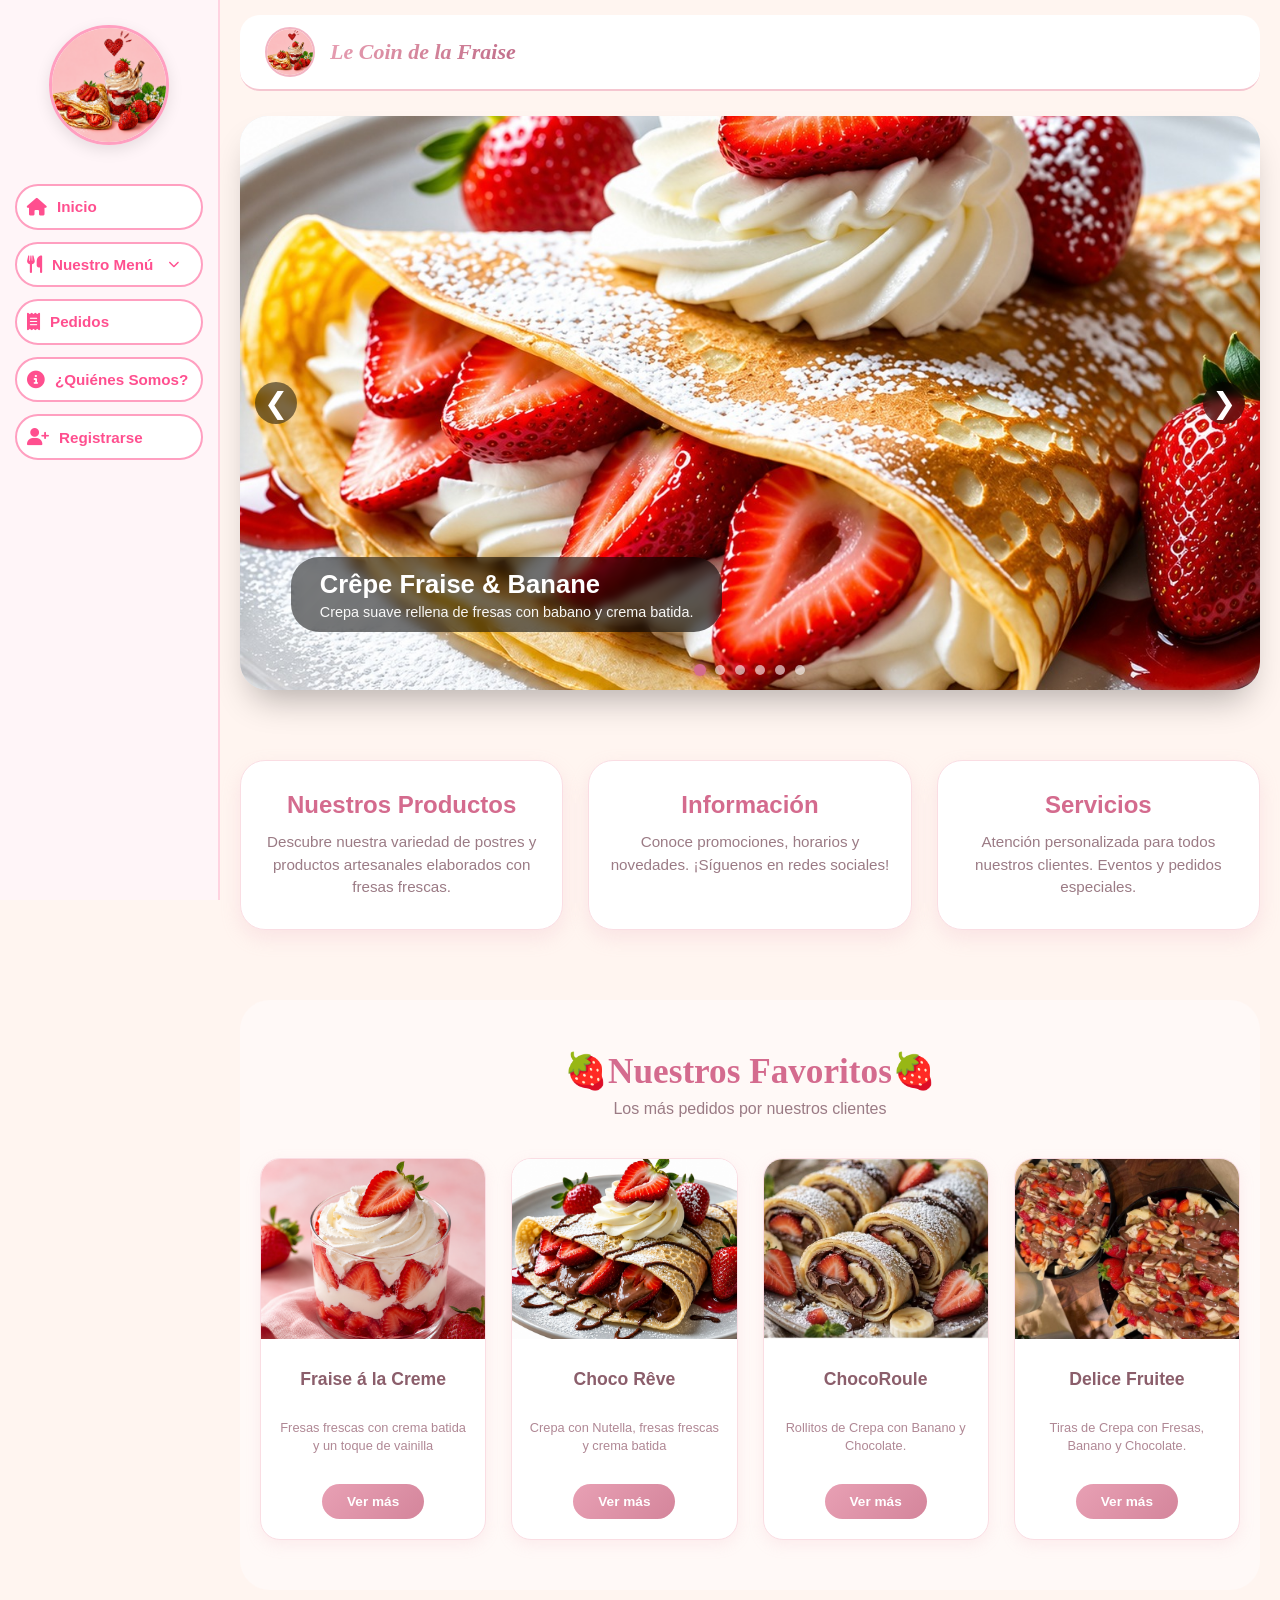
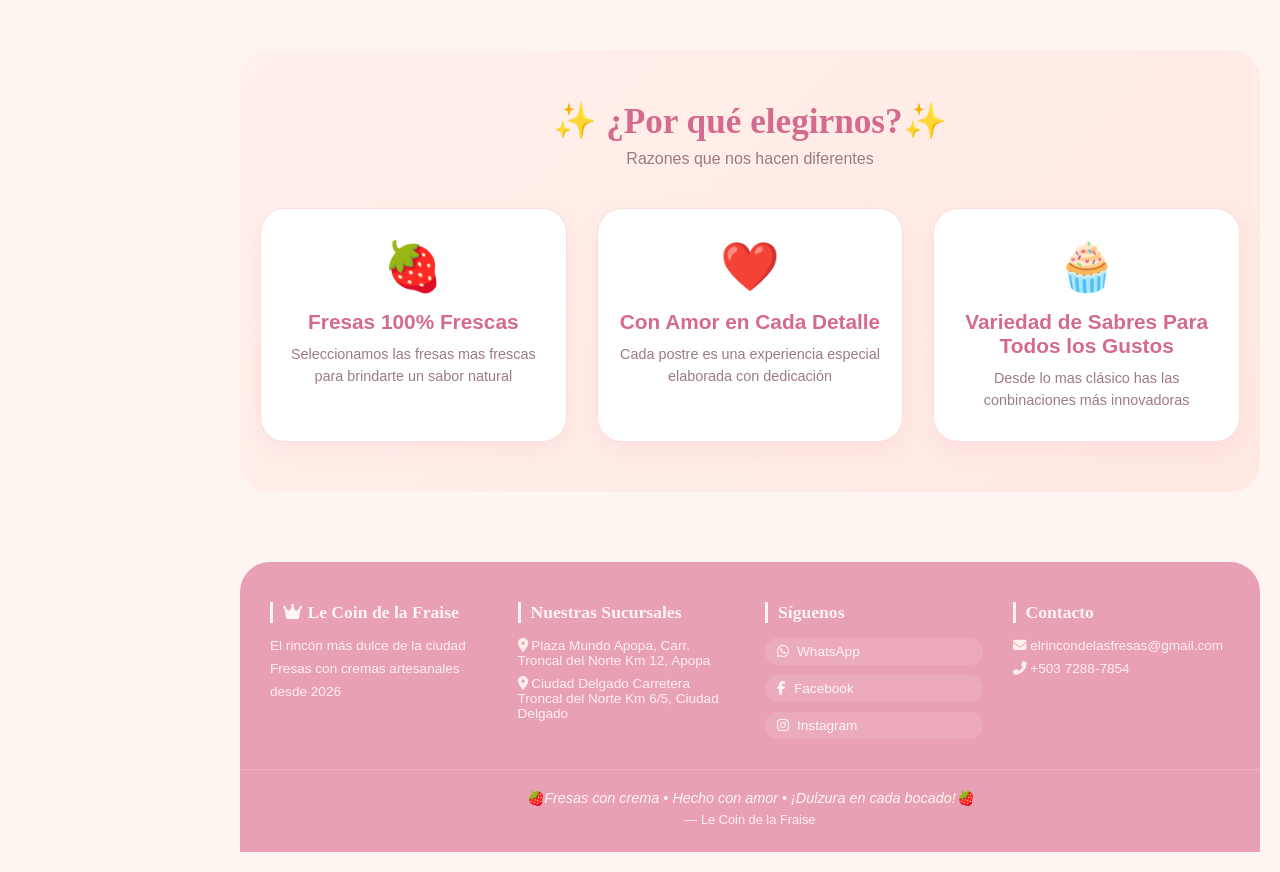
<file: Index.html>
<!DOCTYPE html>
<html lang="es">
<head>
    <meta charset="UTF-8">
    <meta name="viewport" content="width=device-width, initial-scale=1.0">
    <title>Le Coin de la Fraise | Fresas & Delicias</title>
    <link rel="stylesheet" href="CSS/inicio.css">
    <link rel="stylesheet" href="https://cdnjs.cloudflare.com/ajax/libs/font-awesome/6.5.1/css/all.min.css">
</head>
<body>

<div class="container-principal">
    <!-- MENÚ LATERAL (SIDEBAR) NUEVO -->
    <aside class="sidebar">
        <div class="logo-sidebar">
            <img src="IMG/logo.png" alt="Logo">
        </div>
        <nav class="nav-sidebar">
            <a href="Inicio.html"><i class="fas fa-home"></i> Inicio</a>
            
            <!-- Opción con submenú -->
            <div class="menu-item-con-submenu">
                <a href="#" class="menu-principal">
                    <i class="fas fa-utensils"></i> Nuestro Menú
                    <i class="fas fa-chevron-down submenu-flecha"></i>
                </a>
                <div class="submenu">
                    <a href="MenuFresas.html">Fresas con Crema</a>
                    <a href="MenuCrepas.html"> Crepas</a>
                </div>
            </div>

            <a href="Pedidos.html"><i class="fas fa-receipt"></i> Pedidos</a>
            <a href="Nosotros.html"><i class="fas fa-info-circle"></i> ¿Quiénes Somos?</a>
            <a href="Registro.html"><i class="fas fa-user-plus"></i> Registrarse</a>
        </nav>
    </aside>

    <!-- CONTENIDO PRINCIPAL -->
    <main class="main-content">
        <!-- ENCABEZADO SUPERIOR -->
        <header class="header-principal">
            <div class="logo-header">
                <img src="IMG/logo.png" alt="Logo">
                <h1>Le Coin de la Fraise</h1>
            </div>
        </header>

        <!-- ========== CARRUSEL ========== -->
        <section class="carousel-section" id="inicio">
            <div class="carousel-container">
                <div class="carousel-slides">
                    <div class="slide active">
                        <img src="IMG/crepafresa.png" alt="Crepa de fresa">
                        <div class="slide-caption">
                            <h2>Crêpe Fraise & Banane</h2>
                            <p>Crepa suave rellena de fresas con babano y crema batida.</p>
                        </div>
                    </div>
                    <div class="slide">
                        <img src="IMG/fresa con crema.png" alt="Fresa con crema">
                        <div class="slide-caption">
                            <h2>Fraise á la Creme</h2>
                            <p>Fresas frescas con crema batida y un toque de bainilla.</p>
                        </div>
                    </div>
                        <div class="slide">
                        <img src="IMG/Rollitos de Crepa.jpg" alt="Rollitos de Crepa">
                        <div class="slide-caption">
                            <h2>ChocoRoule</h2>
                            <p>Rollitos de Crepa con Banano y Chocolate.</p>
                        </div>
                    </div>
                    <div class="slide">
                        <img src="IMG/fresa con caramelo.png" alt="Fresa con caramelo">
                        <div class="slide-caption">
                            <h2>Délice Caraélisé</h2>
                            <p>Fresas frescas con crema batida bañadas con caramelo liquido.</p>
                        </div>
                    </div>
                    <div class="slide">
                        <img src="IMG/Tiras de crepa.jpg" alt="Tiras de Crepa">
                        <div class="slide-caption">
                            <h2>Delice Fruitee</h2>
                            <p>Tiras de Crepa con Fresas, Banano y Chocolate.</p>
                        </div>
                    </div>
                    <div class="slide">
                        <img src="IMG/fresachoco.jpg" alt="Fresas de chocolate">
                        <div class="slide-caption">
                            <h2>Chocofraise</h2>
                            <p>Fresas frescas con crema batida bañadas con chocolate liquido.</p>
                        </div>
                    </div>
                </div>
                <button class="carousel-btn prev" id="prevBtn">&#10094;</button>
                <button class="carousel-btn next" id="nextBtn">&#10095;</button>
                <div class="carousel-dots" id="dotsContainer"></div>
            </div>
        </section>

        <!-- ========== TARJETAS DE INFORMACIÓN ========== -->
        <section class="info" id="informacion">
            <div class="card">
                <h2>Nuestros Productos</h2>
                <p>Descubre nuestra variedad de postres y productos artesanales elaborados con fresas frescas.</p>
            </div>
            <div class="card">
                <h2>Información</h2>
                <p>Conoce promociones, horarios y novedades. ¡Síguenos en redes sociales!</p>
            </div>
            <div class="card">
                <h2>Servicios</h2>
                <p>Atención personalizada para todos nuestros clientes. Eventos y pedidos especiales.</p>
            </div>
        </section>

        <!-- ========== SECCIÓN NUESTROS FAVORITOS ========== -->
        <section class="favoritos" id="menu">
            <div class="container-favoritos">
                <h2 class="titulo-seccion">🍓Nuestros Favoritos🍓</h2>
                <p class="subtitulo-seccion">Los más pedidos por nuestros clientes</p>
                <div class="productos-grid">
                    <div class="producto-card">
                        <div class="producto-imagen">
                            <img src="IMG/fresa con crema.png" alt="Fresas con Crema">
                        </div>
                        <h3>Fraise á la Creme</h3>
                        <p class="producto-descripcion">Fresas frescas con crema batida y un toque de vainilla</p>
                        <button class="btn-ver-mas" href="MenuFresas.html">Ver más</button>
                    </div>
                    <div class="producto-card">
                        <div class="producto-imagen">
                            <img src="IMG/chococrepa.png" alt="Crepa con Chocolate">
                        </div>
                        <h3>Choco Rêve</h3>
                        <p class="producto-descripcion">Crepa con Nutella, fresas frescas y crema batida</p>
                        <button class="btn-ver-mas" href="MenuCrepas.html">Ver más</button>
                    </div>
                    <div class="producto-card">
                        <div class="producto-imagen">
                            <img src="IMG/Rollitos de Crepa.jpg" alt="Rollitos de Crepa">
                        </div>
                        <h3>ChocoRoule</h3>
                        <p class="producto-descripcion">Rollitos de Crepa con Banano y Chocolate.</p>
                        <button class="btn-ver-mas" href="MenuFresas.html">Ver más</button>
                    </div>
                    <div class="producto-card">
                        <div class="producto-imagen">
                            <img src="IMG/Tiras de crepa.jpg" alt="Tiras de Crepa">
                        </div>
                        <h3>Delice Fruitee</h3>
                        <p class="producto-descripcion">Tiras de Crepa con Fresas, Banano y Chocolate.</p>
                        <button class="btn-ver-mas" href="MenuCrepas.html">Ver más</button>
                    </div>
                </div>
            </div>
        </section>

        <!-- ========== SECCIÓN ¿POR QUÉ ELEGIRNOS? (NOSOTROS) ========== -->
        <section class="porque-elegirnos" id="nosotros">
            <div class="container-porque">
                <h2 class="titulo-seccion">✨ ¿Por qué elegirnos?✨</h2>
                <p class="subtitulo-seccion">Razones que nos hacen diferentes</p>
                <div class="razones-grid">
                    <div class="razon-card">
                        <div class="razon-icono">🍓</div>
                        <h3>Fresas 100% Frescas</h3>
                        <p>Seleccionamos las fresas mas frescas para brindarte un sabor natural</p> 
                    </div>
                    <div class="razon-card">
                        <div class="razon-icono">❤️</div>
                        <h3>Con Amor en Cada Detalle</h3>
                        <p>Cada postre es una experiencia especial elaborada con dedicación</p>
                    </div>
                    <div class="razon-card">
                        <div class="razon-icono">🧁</div>
                        <h3>Variedad de Sabres Para Todos los Gustos</h3>
                        <p>Desde lo mas clásico has las conbinaciones más innovadoras</p>
                    </div>
                </div>
            </div>
        </section>

        <!-- ========== SECCIÓN PEDIDOS (opcional) ========== -->
        <section class="pedidos" id="pedidos" style="display: none;">
            <!-- Contenido de pedidos si lo deseas agregar después -->
        </section>

        <!-- ========== SECCIÓN REGISTRARSE (opcional) ========== -->
        <section class="registrarse" id="registrarse" style="display: none;">
            <!-- Contenido de registro si lo deseas agregar después -->
        </section>

        <!-- ========== FOOTER NUEVO ========== -->
        <footer class="footer-redisenado">
            <div class="footer-contenido-arriba">
                <div class="footer-container">
                    <div class="footer-columna footer-columna-info">
                        <h3><i class="fas fa-crown"></i> Le Coin de la Fraise</h3>
                        <p>El rincón más dulce de la ciudad</p>
                        <p>Fresas con cremas artesanales</p>
                        <p>desde 2026</p>
                    </div>

                    <div class="footer-columna footer-columna-sucursales">
                        <h3>Nuestras Sucursales</h3>
                        <p><i class="fas fa-location-dot"></i> Plaza Mundo Apopa, Carr. Troncal del Norte Km 12, Apopa</p>
                        <p><i class="fas fa-location-dot"></i> Ciudad Delgado Carretera Troncal del Norte Km 6/5, Ciudad Delgado</p>
                    </div>

                    <div class="footer-columna footer-columna-redes">
                        <h3>Síguenos</h3>
                        <div class="redes-sociales-footer">
                            <a href="https://wa.me/50372887854?text=¡Hola!%20Me%20gustaría%20ordenar%20unas%20fresas%20con%20crema" aria-label="WhatsApp"><i class="fab fa-whatsapp"></i> WhatsApp</a>
                            <a href="https://www.facebook.com/share/1c9cbcK5gX/" aria-label="Facebook"><i class="fab fa-facebook-f"></i> Facebook</a>
                            <a href="https://www.instagram.com/le_coin_de_la_fraise?igsh=Z292ZjJ0dDlyNTkz" aria-label="Instagram"><i class="fab fa-instagram"></i> Instagram</a>
                        </div>
                    </div>

                    <div class="footer-columna footer-columna-contacto">
                        <h3>Contacto</h3>
                        <p><i class="fas fa-envelope"></i> elrincondelasfresas@gmail.com</p>
                        <p><i class="fas fa-phone-alt"></i> +503 7288-7854</p>
                    </div>
                </div>
            </div>

            <div class="footer-mensaje">
                <p class="mensaje-texto">🍓Fresas con crema • Hecho con amor • ¡Dulzura en cada bocado!🍓</p>
                <p class="mensaje-autor">— Le Coin de la Fraise</p>
            </div>
        </footer>
    </main>
</div>

<script src="JS/inicio.js"></script>
</body>
</html>
</file>
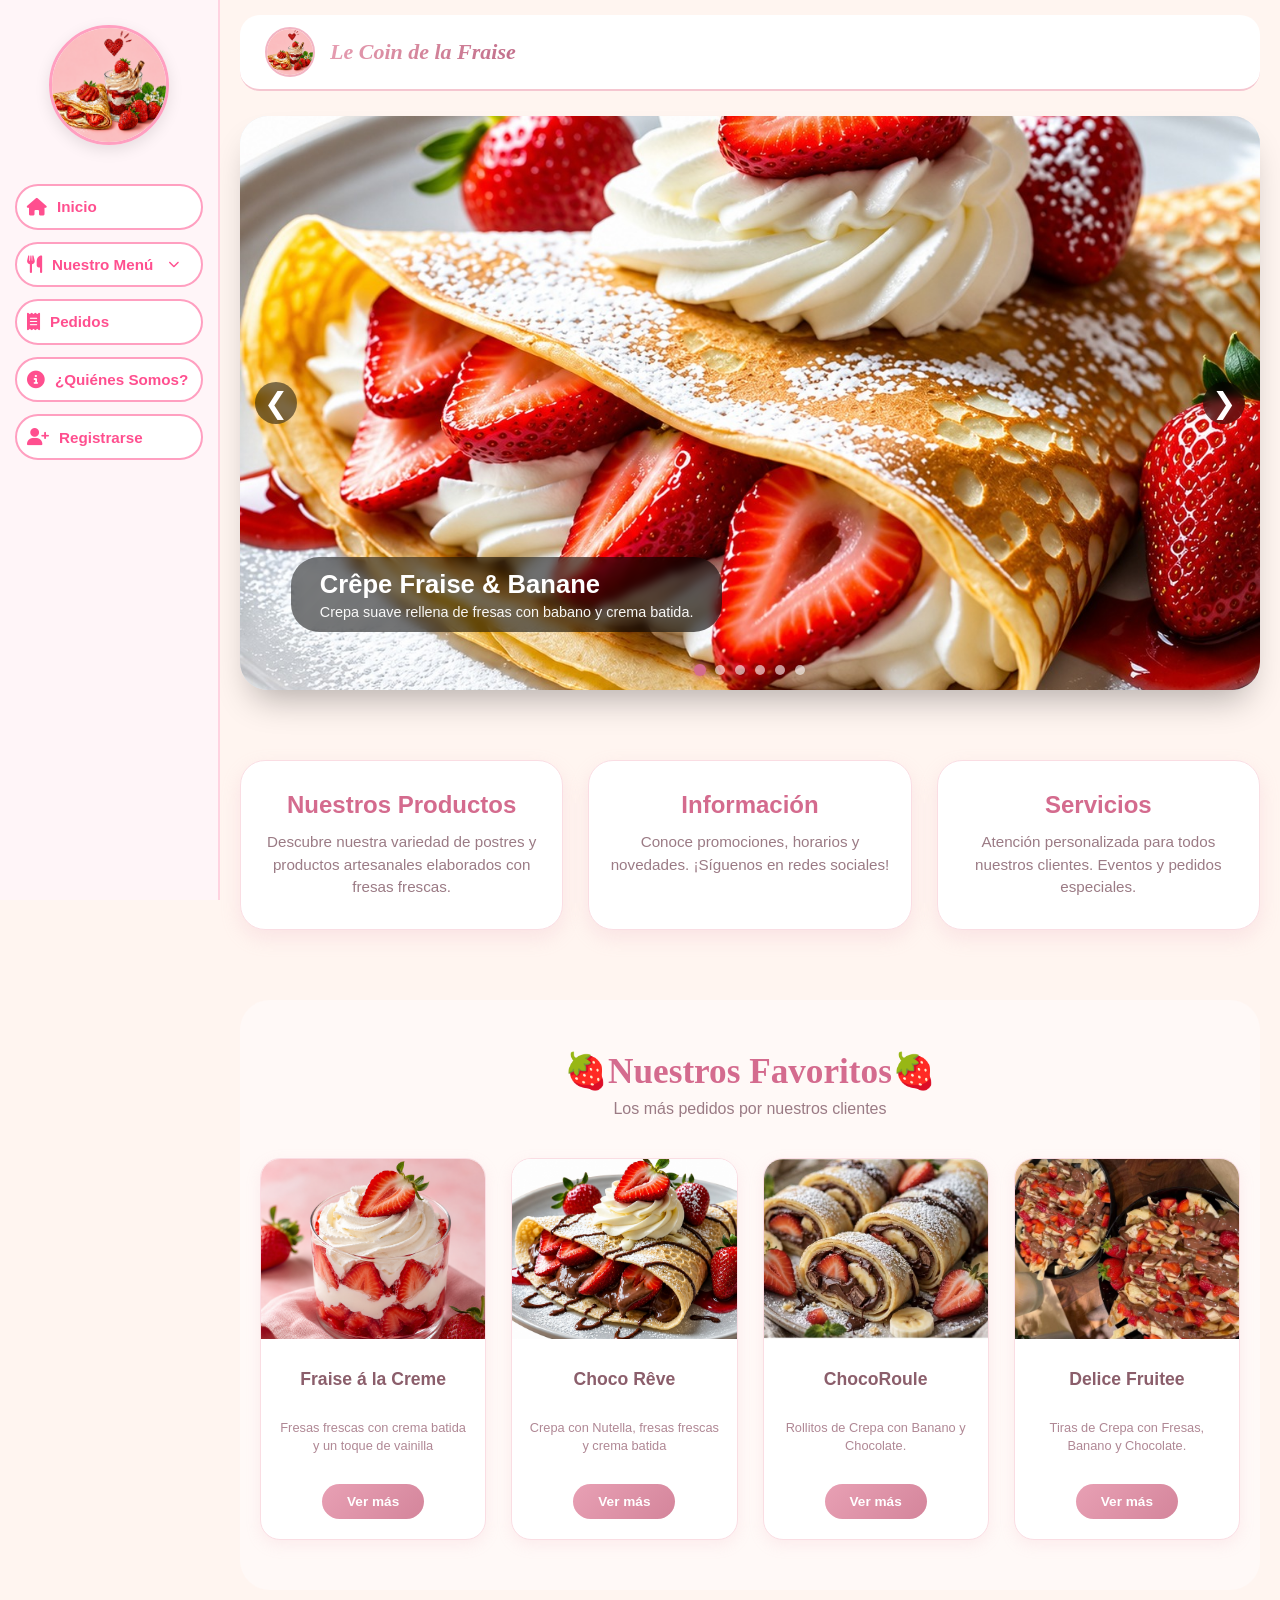
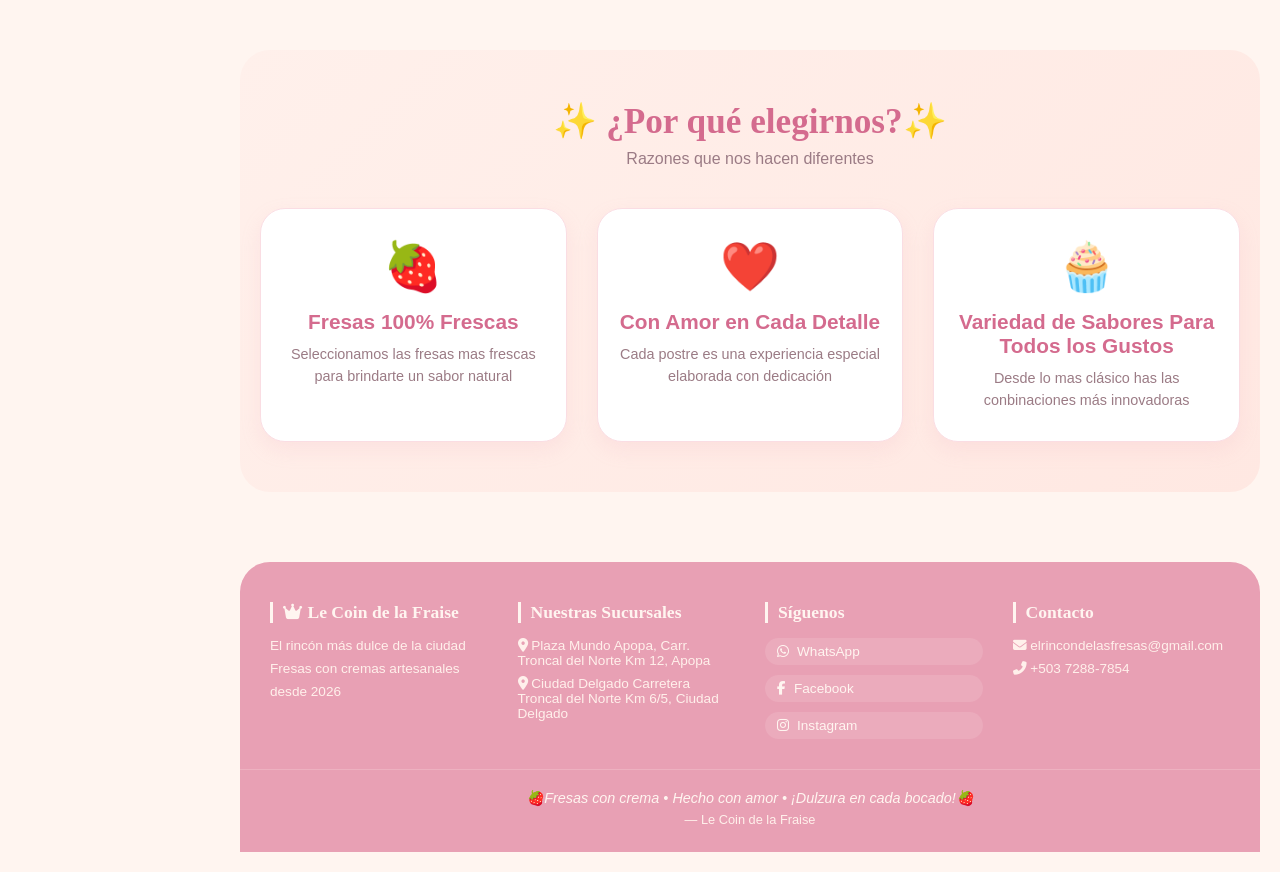
<file: index.html>
<!DOCTYPE html>
<html lang="es">
<head>
    <meta charset="UTF-8">
    <meta name="viewport" content="width=device-width, initial-scale=1.0">
    <title>Le Coin de la Fraise | Fresas & Delicias</title>
    <link rel="stylesheet" href="./CSS/inicio.css">
    <link rel="stylesheet" href="https://cdnjs.cloudflare.com/ajax/libs/font-awesome/6.5.1/css/all.min.css">
</head>
<body>

<div class="container-principal">
    <!-- MENÚ LATERAL (SIDEBAR) NUEVO -->
    <aside class="sidebar">
        <div class="logo-sidebar">
            <img src="./IMG/logo.png" alt="Logo">
        </div>
        <nav class="nav-sidebar">
            <a href="./index.html"><i class="fas fa-home"></i> Inicio</a>
            
            <!-- Opción con submenú -->
            <div class="menu-item-con-submenu">
                <a href="#" class="menu-principal">
                    <i class="fas fa-utensils"></i> Nuestro Menú
                    <i class="fas fa-chevron-down submenu-flecha"></i>
                </a>
                <div class="submenu">
                    <a href="HTML/MenuFresas.html">Fresas con Crema</a>
                    <a href="HTML/MenuCrepas.html"> Crepas</a>
                </div>
            </div>

            <a href="HTML/Pedidos.html"><i class="fas fa-receipt"></i> Pedidos</a>
            <a href="HTML/Nosotros.html"><i class="fas fa-info-circle"></i> ¿Quiénes Somos?</a>
            <a href="HTML/Registro.html"><i class="fas fa-user-plus"></i> Registrarse</a>
        </nav>
    </aside>

    <!-- CONTENIDO PRINCIPAL -->
    <main class="main-content">
        <!-- ENCABEZADO SUPERIOR -->
        <header class="header-principal">
            <div class="logo-header">
                <img src="IMG/logo.png" alt="Logo">
                <h1>Le Coin de la Fraise</h1>
            </div>
        </header>

        <!-- ========== CARRUSEL ========== -->
        <section class="carousel-section" id="inicio">
            <div class="carousel-container">
                <div class="carousel-slides">
                    <div class="slide active">
                        <img src="IMG/crepafresa.png" alt="Crepa de fresa">
                        <div class="slide-caption">
                            <h2>Crêpe Fraise & Banane</h2>
                            <p>Crepa suave rellena de fresas con babano y crema batida.</p>
                        </div>
                    </div>
                    <div class="slide">
                        <img src="IMG/fresa con crema.png" alt="Fresa con crema">
                        <div class="slide-caption">
                            <h2>Fraise á la Creme</h2>
                            <p>Fresas frescas con crema batida y un toque de bainilla.</p>
                        </div>
                    </div>
                        <div class="slide">
                        <img src="IMG/Rollitos de Crepa.jpg" alt="Rollitos de Crepa">
                        <div class="slide-caption">
                            <h2>ChocoRoule</h2>
                            <p>Rollitos de Crepa con Banano y Chocolate.</p>
                        </div>
                    </div>
                    <div class="slide">
                        <img src="IMG/fresa con caramelo.png" alt="Fresa con caramelo">
                        <div class="slide-caption">
                            <h2>Délice Caraélisé</h2>
                            <p>Fresas frescas con crema batida bañadas con caramelo liquido.</p>
                        </div>
                    </div>
                    <div class="slide">
                        <img src="IMG/Tiras de crepa.jpg" alt="Tiras de Crepa">
                        <div class="slide-caption">
                            <h2>Delice Fruitee</h2>
                            <p>Tiras de Crepa con Fresas, Banano y Chocolate.</p>
                        </div>
                    </div>
                    <div class="slide">
                        <img src="IMG/fresachoco.jpg" alt="Fresas de chocolate">
                        <div class="slide-caption">
                            <h2>Chocofraise</h2>
                            <p>Fresas frescas con crema batida bañadas con chocolate liquido.</p>
                        </div>
                    </div>
                </div>
                <button class="carousel-btn prev" id="prevBtn">&#10094;</button>
                <button class="carousel-btn next" id="nextBtn">&#10095;</button>
                <div class="carousel-dots" id="dotsContainer"></div>
            </div>
        </section>

        <!-- ========== TARJETAS DE INFORMACIÓN ========== -->
        <section class="info" id="informacion">
            <div class="card">
                <h2>Nuestros Productos</h2>
                <p>Descubre nuestra variedad de postres y productos artesanales elaborados con fresas frescas.</p>
            </div>
            <div class="card">
                <h2>Información</h2>
                <p>Conoce promociones, horarios y novedades. ¡Síguenos en redes sociales!</p>
            </div>
            <div class="card">
                <h2>Servicios</h2>
                <p>Atención personalizada para todos nuestros clientes. Eventos y pedidos especiales.</p>
            </div>
        </section>

        <!-- ========== SECCIÓN NUESTROS FAVORITOS ========== -->
        <section class="favoritos" id="menu">
            <div class="container-favoritos">
                <h2 class="titulo-seccion">🍓Nuestros Favoritos🍓</h2>
                <p class="subtitulo-seccion">Los más pedidos por nuestros clientes</p>
                <div class="productos-grid">
                    <div class="producto-card">
                        <div class="producto-imagen">
                            <img src="IMG/fresa con crema.png" alt="Fresas con Crema">
                        </div>
                        <h3>Fraise á la Creme</h3>
                        <p class="producto-descripcion">Fresas frescas con crema batida y un toque de vainilla</p>
                        <button class="btn-ver-mas" href="MenuFresas.html">Ver más</button>
                    </div>
                    <div class="producto-card">
                        <div class="producto-imagen">
                            <img src="IMG/chococrepa.png" alt="Crepa con Chocolate">
                        </div>
                        <h3>Choco Rêve</h3>
                        <p class="producto-descripcion">Crepa con Nutella, fresas frescas y crema batida</p>
                        <button class="btn-ver-mas" href="MenuCrepas.html">Ver más</button>
                    </div>
                    <div class="producto-card">
                        <div class="producto-imagen">
                            <img src="IMG/Rollitos de Crepa.jpg" alt="Rollitos de Crepa">
                        </div>
                        <h3>ChocoRoule</h3>
                        <p class="producto-descripcion">Rollitos de Crepa con Banano y Chocolate.</p>
                        <button class="btn-ver-mas" href="MenuFresas.html">Ver más</button>
                    </div>
                    <div class="producto-card">
                        <div class="producto-imagen">
                            <img src="IMG/Tiras de crepa.jpg" alt="Tiras de Crepa">
                        </div>
                        <h3>Delice Fruitee</h3>
                        <p class="producto-descripcion">Tiras de Crepa con Fresas, Banano y Chocolate.</p>
                        <button class="btn-ver-mas" href="MenuCrepas.html">Ver más</button>
                    </div>
                </div>
            </div>
        </section>

        <!-- ========== SECCIÓN ¿POR QUÉ ELEGIRNOS? (NOSOTROS) ========== -->
        <section class="porque-elegirnos" id="nosotros">
            <div class="container-porque">
                <h2 class="titulo-seccion">✨ ¿Por qué elegirnos?✨</h2>
                <p class="subtitulo-seccion">Razones que nos hacen diferentes</p>
                <div class="razones-grid">
                    <div class="razon-card">
                        <div class="razon-icono">🍓</div>
                        <h3>Fresas 100% Frescas</h3>
                        <p>Seleccionamos las fresas mas frescas para brindarte un sabor natural</p> 
                    </div>
                    <div class="razon-card">
                        <div class="razon-icono">❤️</div>
                        <h3>Con Amor en Cada Detalle</h3>
                        <p>Cada postre es una experiencia especial elaborada con dedicación</p>
                    </div>
                    <div class="razon-card">
                        <div class="razon-icono">🧁</div>
                        <h3>Variedad de Sabores Para Todos los Gustos</h3>
                        <p>Desde lo mas clásico has las conbinaciones más innovadoras</p>
                    </div>
                </div>
            </div>
        </section>

        <!-- ========== SECCIÓN PEDIDOS (opcional) ========== -->
        <section class="pedidos" id="pedidos" style="display: none;">
            <!-- Contenido de pedidos si lo deseas agregar después -->
        </section>

        <!-- ========== SECCIÓN REGISTRARSE (opcional) ========== -->
        <section class="registrarse" id="registrarse" style="display: none;">
            <!-- Contenido de registro si lo deseas agregar después -->
        </section>

        <!-- ========== FOOTER NUEVO ========== -->
        <footer class="footer-redisenado">
            <div class="footer-contenido-arriba">
                <div class="footer-container">
                    <div class="footer-columna footer-columna-info">
                        <h3><i class="fas fa-crown"></i> Le Coin de la Fraise</h3>
                        <p>El rincón más dulce de la ciudad</p>
                        <p>Fresas con cremas artesanales</p>
                        <p>desde 2026</p>
                    </div>

                    <div class="footer-columna footer-columna-sucursales">
                        <h3>Nuestras Sucursales</h3>
                        <p><i class="fas fa-location-dot"></i> Plaza Mundo Apopa, Carr. Troncal del Norte Km 12, Apopa</p>
                        <p><i class="fas fa-location-dot"></i> Ciudad Delgado Carretera Troncal del Norte Km 6/5, Ciudad Delgado</p>
                    </div>

                    <div class="footer-columna footer-columna-redes">
                        <h3>Síguenos</h3>
                        <div class="redes-sociales-footer">
                            <a href="https://wa.me/50372887854?text=¡Hola!%20Me%20gustaría%20ordenar%20unas%20fresas%20con%20crema" aria-label="WhatsApp"><i class="fab fa-whatsapp"></i> WhatsApp</a>
                            <a href="https://www.facebook.com/share/1c9cbcK5gX/" aria-label="Facebook"><i class="fab fa-facebook-f"></i> Facebook</a>
                            <a href="https://www.instagram.com/le_coin_de_la_fraise?igsh=Z292ZjJ0dDlyNTkz" aria-label="Instagram"><i class="fab fa-instagram"></i> Instagram</a>
                        </div>
                    </div>

                    <div class="footer-columna footer-columna-contacto">
                        <h3>Contacto</h3>
                        <p><i class="fas fa-envelope"></i> elrincondelasfresas@gmail.com</p>
                        <p><i class="fas fa-phone-alt"></i> +503 7288-7854</p>
                    </div>
                </div>
            </div>

            <div class="footer-mensaje">
                <p class="mensaje-texto">🍓Fresas con crema • Hecho con amor • ¡Dulzura en cada bocado!🍓</p>
                <p class="mensaje-autor">— Le Coin de la Fraise</p>
            </div>
        </footer>
    </main>
</div>

<script src="JS/inicio.js"></script>
</body>
</html>
</file>
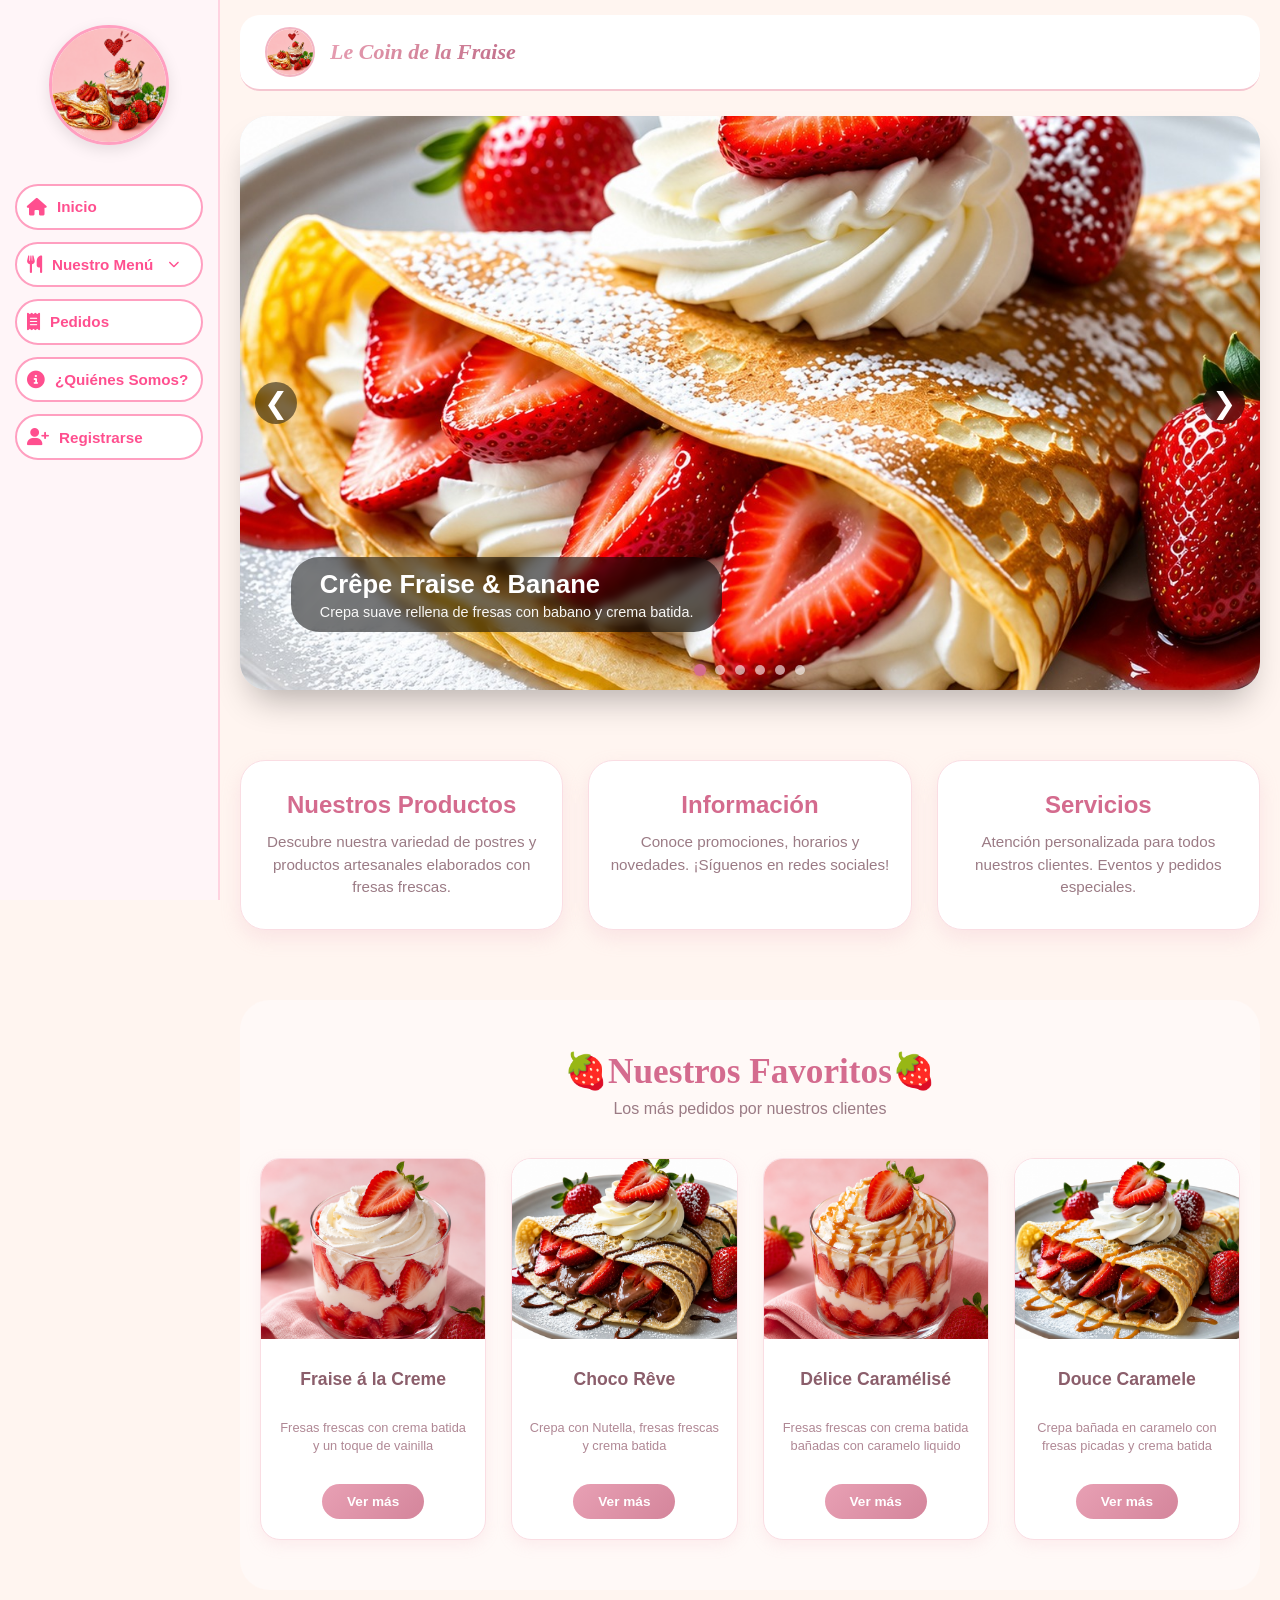
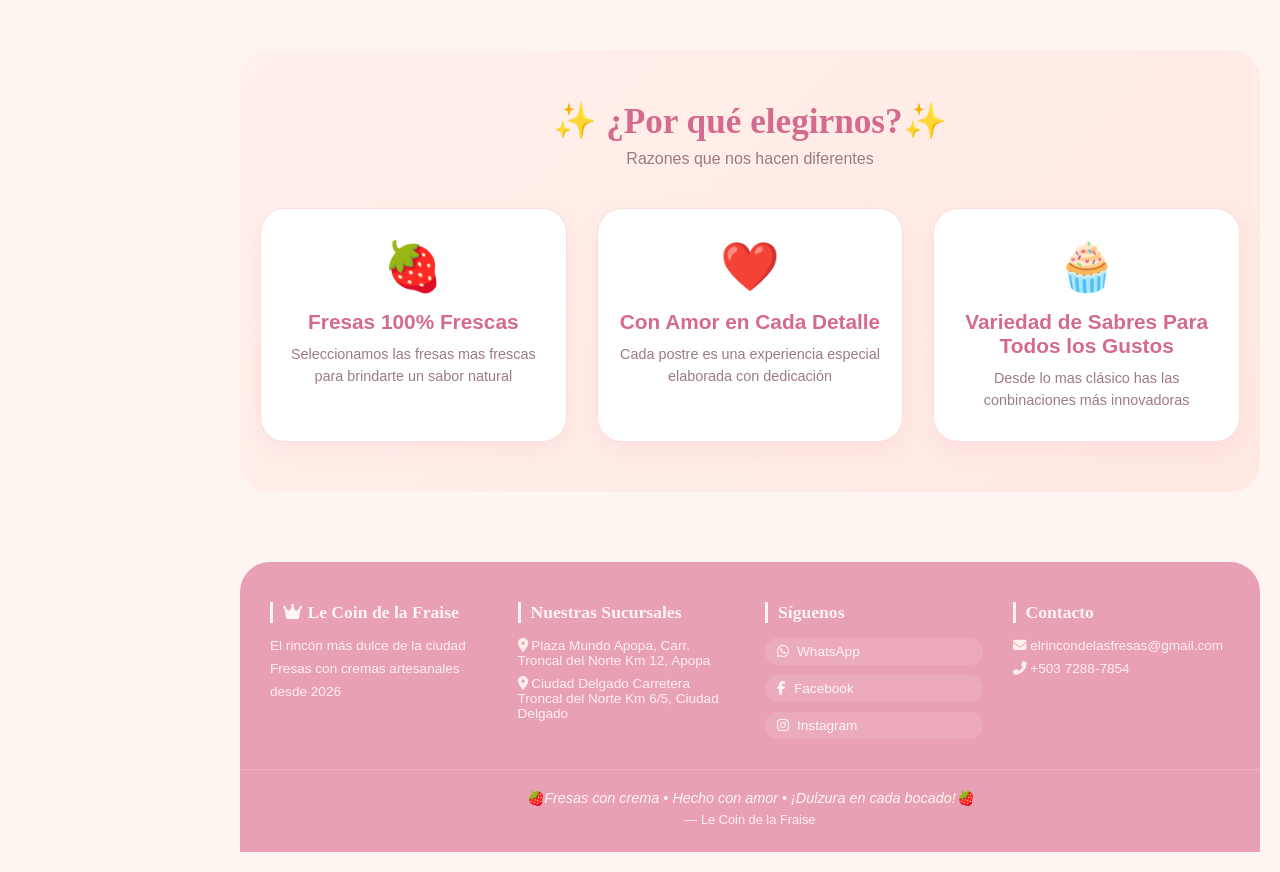
<file: inicio.html>
<!DOCTYPE html>
<html lang="es">
<head>
    <meta charset="UTF-8">
    <meta name="viewport" content="width=device-width, initial-scale=1.0">
    <title>Le Coin de la Fraise | Fresas & Delicias</title>
    <link rel="stylesheet" href="CSS/inicio.css">
    <link rel="stylesheet" href="https://cdnjs.cloudflare.com/ajax/libs/font-awesome/6.5.1/css/all.min.css">
</head>
<body>

<div class="container-principal">
    <!-- MENÚ LATERAL (SIDEBAR) NUEVO -->
    <aside class="sidebar">
        <div class="logo-sidebar">
            <img src="../IMG/logo.png" alt="Logo">
        </div>
        <nav class="nav-sidebar">
            <a href="Inicio.html"><i class="fas fa-home"></i> Inicio</a>
            
            <!-- Opción con submenú -->
            <div class="menu-item-con-submenu">
                <a href="#" class="menu-principal">
                    <i class="fas fa-utensils"></i> Nuestro Menú
                    <i class="fas fa-chevron-down submenu-flecha"></i>
                </a>
                <div class="submenu">
                    <a href="HTML/MenuFresas.html">Fresas con Crema</a>
                    <a href="MenuCrepas.html"> Crepas</a>
                </div>
            </div>

            <a href="Pedidos.html"><i class="fas fa-receipt"></i> Pedidos</a>
            <a href="Nosotros.html"><i class="fas fa-info-circle"></i> ¿Quiénes Somos?</a>
            <a href="Registro.html"><i class="fas fa-user-plus"></i> Registrarse</a>
        </nav>
    </aside>

    <!-- CONTENIDO PRINCIPAL -->
    <main class="main-content">
        <!-- ENCABEZADO SUPERIOR -->
        <header class="header-principal">
            <div class="logo-header">
                <img src="IMG/logo.png" alt="Logo">
                <h1>Le Coin de la Fraise</h1>
            </div>
        </header>

        <!-- ========== CARRUSEL ========== -->
        <section class="carousel-section" id="inicio">
            <div class="carousel-container">
                <div class="carousel-slides">
                    <div class="slide active">
                        <img src="IMG/crepafresa.png" alt="Crepa de fresa">
                        <div class="slide-caption">
                            <h2>Crêpe Fraise & Banane</h2>
                            <p>Crepa suave rellena de fresas con babano y crema batida.</p>
                        </div>
                    </div>
                    <div class="slide">
                        <img src="IMG/fresa con crema.png" alt="Crepas de caramelo">
                        <div class="slide-caption">
                            <h2>Fraise á la Creme</h2>
                            <p>Fresas frescas con crema batida y un toque de bainilla.</p>
                        </div>
                    </div>
                        <div class="slide">
                        <img src="IMG/caramele.png" alt="Crepas de caramelo">
                        <div class="slide-caption">
                            <h2>Douce Caramele</h2>
                            <p>Crepa bañada en caramelo con fresas picadas y crema batida.</p>
                        </div>
                    </div>
                    <div class="slide">
                        <img src="IMG/fresa con caramelo.png" alt="Fresa con caramelo">
                        <div class="slide-caption">
                            <h2>Délice Caraélisé</h2>
                            <p>Fresas frescas con crema batida bañadas con caramelo liquido.</p>
                        </div>
                    </div>
                    <div class="slide">
                        <img src="IMG/chococrepa.png" alt="Crepa de chocolate">
                        <div class="slide-caption">
                            <h2>Choco Rêve</h2>
                            <p>Crepa con nutella, fresas frescas y crema batida.</p>
                        </div>
                    </div>
                    <div class="slide">
                        <img src="IMG/fresachoco.jpg" alt="Fresas de chocolate">
                        <div class="slide-caption">
                            <h2>Chocofraise</h2>
                            <p>Fresas frescas con crema batida bañadas con chocolate liquido.</p>
                        </div>
                    </div>
                </div>
                <button class="carousel-btn prev" id="prevBtn">&#10094;</button>
                <button class="carousel-btn next" id="nextBtn">&#10095;</button>
                <div class="carousel-dots" id="dotsContainer"></div>
            </div>
        </section>

        <!-- ========== TARJETAS DE INFORMACIÓN ========== -->
        <section class="info" id="informacion">
            <div class="card">
                <h2>Nuestros Productos</h2>
                <p>Descubre nuestra variedad de postres y productos artesanales elaborados con fresas frescas.</p>
            </div>
            <div class="card">
                <h2>Información</h2>
                <p>Conoce promociones, horarios y novedades. ¡Síguenos en redes sociales!</p>
            </div>
            <div class="card">
                <h2>Servicios</h2>
                <p>Atención personalizada para todos nuestros clientes. Eventos y pedidos especiales.</p>
            </div>
        </section>

        <!-- ========== SECCIÓN NUESTROS FAVORITOS ========== -->
        <section class="favoritos" id="menu">
            <div class="container-favoritos">
                <h2 class="titulo-seccion">🍓Nuestros Favoritos🍓</h2>
                <p class="subtitulo-seccion">Los más pedidos por nuestros clientes</p>
                <div class="productos-grid">
                    <div class="producto-card">
                        <div class="producto-imagen">
                            <img src="IMG/fresa con crema.png" alt="Fresas con Crema">
                        </div>
                        <h3>Fraise á la Creme</h3>
                        <p class="producto-descripcion">Fresas frescas con crema batida y un toque de vainilla</p>
                        <button class="btn-ver-mas" href="MenuFresas.html">Ver más</button>
                    </div>
                    <div class="producto-card">
                        <div class="producto-imagen">
                            <img src="IMG/chococrepa.png" alt="Crepa con Chocolate">
                        </div>
                        <h3>Choco Rêve</h3>
                        <p class="producto-descripcion">Crepa con Nutella, fresas frescas y crema batida</p>
                        <button class="btn-ver-mas" href="MenuCrepas.html">Ver más</button>
                    </div>
                    <div class="producto-card">
                        <div class="producto-imagen">
                            <img src="IMG/fresa con caramelo.png" alt="fresas con caramelo">
                        </div>
                        <h3>Délice Caramélisé</h3>
                        <p class="producto-descripcion">Fresas frescas con crema batida bañadas con caramelo liquido</p>
                        <button class="btn-ver-mas" href="MenuFresas.html">Ver más</button>
                    </div>
                    <div class="producto-card">
                        <div class="producto-imagen">
                            <img src="IMG/caramele.png" alt="Crepa con caramelo">
                        </div>
                        <h3>Douce Caramele</h3>
                        <p class="producto-descripcion">Crepa bañada en caramelo con fresas picadas y crema batida</p>
                        <button class="btn-ver-mas" href="MenuCrepas.html">Ver más</button>
                    </div>
                </div>
            </div>
        </section>

        <!-- ========== SECCIÓN ¿POR QUÉ ELEGIRNOS? (NOSOTROS) ========== -->
        <section class="porque-elegirnos" id="nosotros">
            <div class="container-porque">
                <h2 class="titulo-seccion">✨ ¿Por qué elegirnos?✨</h2>
                <p class="subtitulo-seccion">Razones que nos hacen diferentes</p>
                <div class="razones-grid">
                    <div class="razon-card">
                        <div class="razon-icono">🍓</div>
                        <h3>Fresas 100% Frescas</h3>
                        <p>Seleccionamos las fresas mas frescas para brindarte un sabor natural</p> 
                    </div>
                    <div class="razon-card">
                        <div class="razon-icono">❤️</div>
                        <h3>Con Amor en Cada Detalle</h3>
                        <p>Cada postre es una experiencia especial elaborada con dedicación</p>
                    </div>
                    <div class="razon-card">
                        <div class="razon-icono">🧁</div>
                        <h3>Variedad de Sabres Para Todos los Gustos</h3>
                        <p>Desde lo mas clásico has las conbinaciones más innovadoras</p>
                    </div>
                </div>
            </div>
        </section>

        <!-- ========== SECCIÓN PEDIDOS (opcional) ========== -->
        <section class="pedidos" id="pedidos" style="display: none;">
            <!-- Contenido de pedidos si lo deseas agregar después -->
        </section>

        <!-- ========== SECCIÓN REGISTRARSE (opcional) ========== -->
        <section class="registrarse" id="registrarse" style="display: none;">
            <!-- Contenido de registro si lo deseas agregar después -->
        </section>

        <!-- ========== FOOTER NUEVO ========== -->
        <footer class="footer-redisenado">
            <div class="footer-contenido-arriba">
                <div class="footer-container">
                    <div class="footer-columna footer-columna-info">
                        <h3><i class="fas fa-crown"></i> Le Coin de la Fraise</h3>
                        <p>El rincón más dulce de la ciudad</p>
                        <p>Fresas con cremas artesanales</p>
                        <p>desde 2026</p>
                    </div>

                    <div class="footer-columna footer-columna-sucursales">
                        <h3>Nuestras Sucursales</h3>
                        <p><i class="fas fa-location-dot"></i> Plaza Mundo Apopa, Carr. Troncal del Norte Km 12, Apopa</p>
                        <p><i class="fas fa-location-dot"></i> Ciudad Delgado Carretera Troncal del Norte Km 6/5, Ciudad Delgado</p>
                    </div>

                    <div class="footer-columna footer-columna-redes">
                        <h3>Síguenos</h3>
                        <div class="redes-sociales-footer">
                            <a href="https://wa.me/50372887854?text=¡Hola!%20Me%20gustaría%20ordenar%20unas%20fresas%20con%20crema" aria-label="WhatsApp"><i class="fab fa-whatsapp"></i> WhatsApp</a>
                            <a href="https://www.facebook.com/share/1c9cbcK5gX/" aria-label="Facebook"><i class="fab fa-facebook-f"></i> Facebook</a>
                            <a href="https://www.instagram.com/le_coin_de_la_fraise?igsh=Z292ZjJ0dDlyNTkz" aria-label="Instagram"><i class="fab fa-instagram"></i> Instagram</a>
                        </div>
                    </div>

                    <div class="footer-columna footer-columna-contacto">
                        <h3>Contacto</h3>
                        <p><i class="fas fa-envelope"></i> elrincondelasfresas@gmail.com</p>
                        <p><i class="fas fa-phone-alt"></i> +503 7288-7854</p>
                    </div>
                </div>
            </div>

            <div class="footer-mensaje">
                <p class="mensaje-texto">🍓Fresas con crema • Hecho con amor • ¡Dulzura en cada bocado!🍓</p>
                <p class="mensaje-autor">— Le Coin de la Fraise</p>
            </div>
        </footer>
    </main>
</div>

<script src="JS/inicio.js"></script>
</body>
</html>
</file>
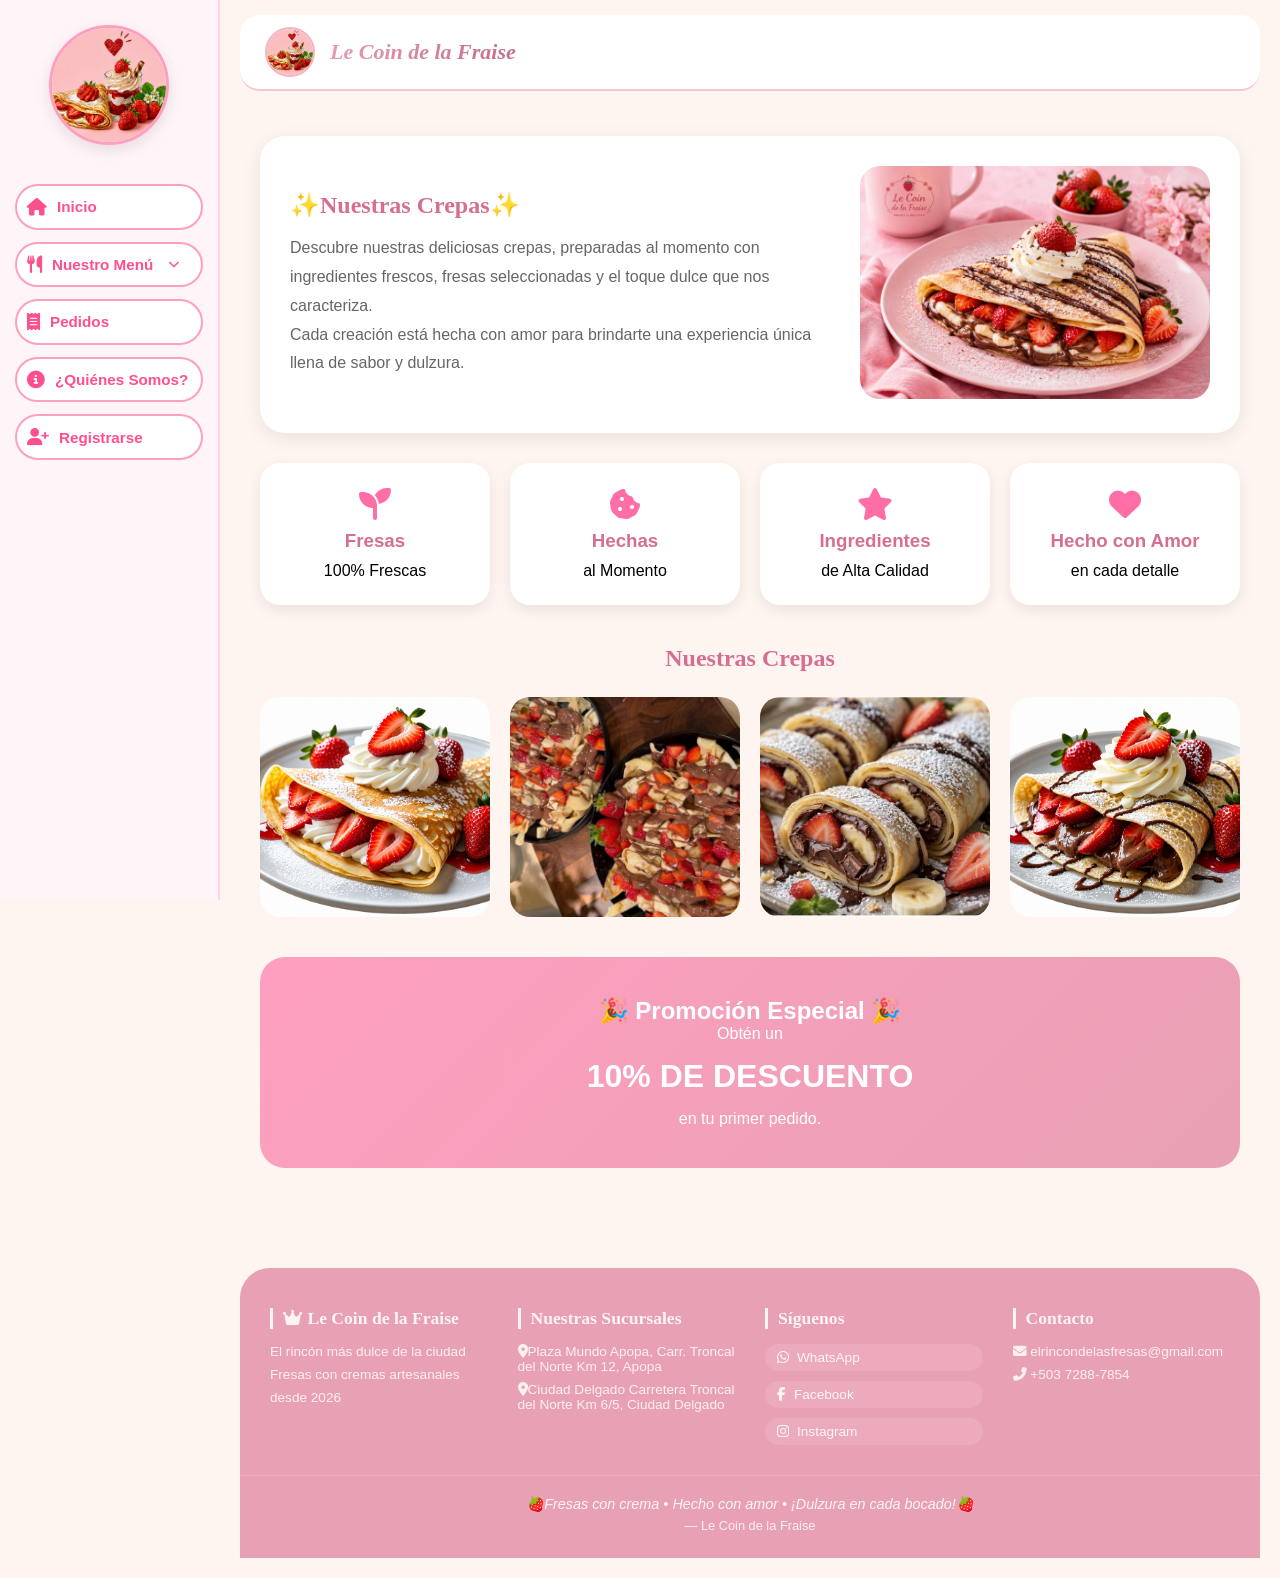
<file: HTML/MenuCrepas.html>
<!DOCTYPE html>
<html lang="es">
<head>
    <meta charset="UTF-8">
    <meta name="viewport" content="width=device-width, initial-scale=1.0">
    <title>Le Coin de la Fraise | Fresas & Delicias</title>
    <link rel="stylesheet" href="../CSS/MenuCrepas.css">
    <link rel="stylesheet" href="https://cdnjs.cloudflare.com/ajax/libs/font-awesome/6.5.1/css/all.min.css">
</head>
<body>

<div class="container-principal">
    <!-- MENÚ LATERAL (SIDEBAR) ACTUALIZADO -->
    <aside class="sidebar">
        <div class="logo-sidebar">
            <img src="../IMG/logo.png" alt="Logo">
        </div>
        <nav class="nav-sidebar">
            <a href="../index.html"><i class="fas fa-home"></i> Inicio</a>
            
            <!-- Opción con submenú -->
            <div class="menu-item-con-submenu">
                <a href="#" class="menu-principal">
                    <i class="fas fa-utensils"></i> Nuestro Menú
                    <i class="fas fa-chevron-down submenu-flecha"></i>
                </a>
                <div class="submenu">
                    <a href="../HTML/MenuFresas.html">Fresas con Crema</a>
                    <a href="../HTML/MenuCrepas.html">Crepas</a>
                </div>
            </div>

            <a href="../HTML/Pedidos.html"><i class="fas fa-receipt"></i> Pedidos</a>
            <a href="../HTML/Nosotros.html"><i class="fas fa-info-circle"></i> ¿Quiénes Somos?</a>
            <a href="../HTML/Registro.html"><i class="fas fa-user-plus"></i> Registrarse</a>
        </nav>
    </aside>

    <!-- CONTENIDO PRINCIPAL -->
    <main class="main-content">
        <!-- ENCABEZADO SUPERIOR -->
        <header class="header-principal">
            <div class="logo-header">
                <img src="../IMG/logo.png" alt="Logo Le Coin de la Fraise">
                <h1>Le Coin de la Fraise</h1>
            </div>
        </header>

        <!-- ========== CENTRO VACÍO ========== -->
        <section class="contenido-vacio" id="inicio">

    <div class="bienvenida-crepas">
        <div class="texto-bienvenida">
            <h2>✨Nuestras Crepas✨</h2>

            <p>
                Descubre nuestras deliciosas crepas,
                preparadas al momento con ingredientes frescos,
                fresas seleccionadas y el toque dulce que nos caracteriza.
            </p>

            <p>
                Cada creación está hecha con amor para brindarte
                una experiencia única llena de sabor y dulzura.
            </p>
        </div>

        <div class="imagen-bienvenida">
            <img src="../IMG/crepa img1.png" alt="Crepa Especial">
        </div>
    </div>

    <div class="caracteristicas">
        <div class="card-caracteristica">
            <i class="fas fa-seedling"></i>
            <h3>Fresas</h3>
            <p>100% Frescas</p>
        </div>

        <div class="card-caracteristica">
            <i class="fas fa-cookie-bite"></i>
            <h3>Hechas</h3>
            <p>al Momento</p>
        </div>

        <div class="card-caracteristica">
            <i class="fas fa-star"></i>
            <h3>Ingredientes</h3>
            <p>de Alta Calidad</p>
        </div>

        <div class="card-caracteristica">
            <i class="fas fa-heart"></i>
            <h3>Hecho con Amor</h3>
            <p>en cada detalle</p>
        </div>
    </div>

    <div class="titulo-seccion">
        <h2>Nuestras Crepas</h2>
    </div>

    <div class="galeria-crepas">
        <img src="../IMG/crepafresa.png" alt="Crepa de fresa">
        <img src="../IMG/Tiras de crepa.jpg" alt="Tiras de crepa">
        <img src="../IMG/Rollitos de Crepa.jpg" alt="Rollitos de Crepa">
        <img src="../IMG/chococrepa.png" alt="Crepa de Chocolate">
    </div>

    <div class="promo-especial">
        <h2>🎉 Promoción Especial 🎉</h2>
        <p>Obtén un</p>
        <span>10% DE DESCUENTO</span>
        <p>en tu primer pedido.</p>
    </div>

</section>
        <!-- ========== FIN CENTRO VACÍO ========== -->

        <!-- FOOTER -->
        <footer class="footer-redisenado">
            <div class="footer-contenido-arriba">
                <div class="footer-container">
                    <div class="footer-columna footer-columna-info">
                        <h3><i class="fas fa-crown"></i> Le Coin de la Fraise</h3>
                        <p>El rincón más dulce de la ciudad</p>
                        <p>Fresas con cremas artesanales</p>
                        <p>desde 2026</p>
                    </div>

                    <div class="footer-columna footer-columna-sucursales">
                        <h3>Nuestras Sucursales</h3>
                        <p><i class="fas fa-location-dot"></i>Plaza Mundo Apopa, Carr. Troncal del Norte Km 12, Apopa</p>
                        <p><i class="fas fa-location-dot"></i>Ciudad Delgado Carretera Troncal del Norte Km 6/5, Ciudad Delgado</p>
                    </div>

                    <div class="footer-columna footer-columna-redes">
                        <h3>Síguenos</h3>
                        <div class="redes-sociales-footer">
                            <a href="https://wa.me/50372887854?text=¡Hola!%20Me%20gustaría%20ordenar%20unas%20fresas%20con%20crema" aria-label="WhatsApp"><i class="fab fa-whatsapp"></i> WhatsApp</a>
                            <a href="https://www.facebook.com/share/1c9cbcK5gX/" aria-label="Facebook"><i class="fab fa-facebook-f"></i> Facebook</a>
                            <a href="https://www.instagram.com/le_coin_de_la_fraise?igsh=Z292ZjJ0dDlyNTkz" aria-label="Instagram"><i class="fab fa-instagram"></i> Instagram</a>
                        </div>
                    </div>

                    <div class="footer-columna footer-columna-contacto">
                        <h3>Contacto</h3>
                        <p><i class="fas fa-envelope"></i> elrincondelasfresas@gmail.com</p>
                        <p><i class="fas fa-phone-alt"></i> +503 7288-7854</p>
                    </div>
                </div>
            </div>

            <div class="footer-mensaje">
                <p class="mensaje-texto">🍓Fresas con crema • Hecho con amor • ¡Dulzura en cada bocado!🍓</p>
                <p class="mensaje-autor">— Le Coin de la Fraise</p>
            </div>
        </footer>
    </main>
</div>

<script src="../JS/MenuCrepa.js"></script>
</body>
</html>
</file>
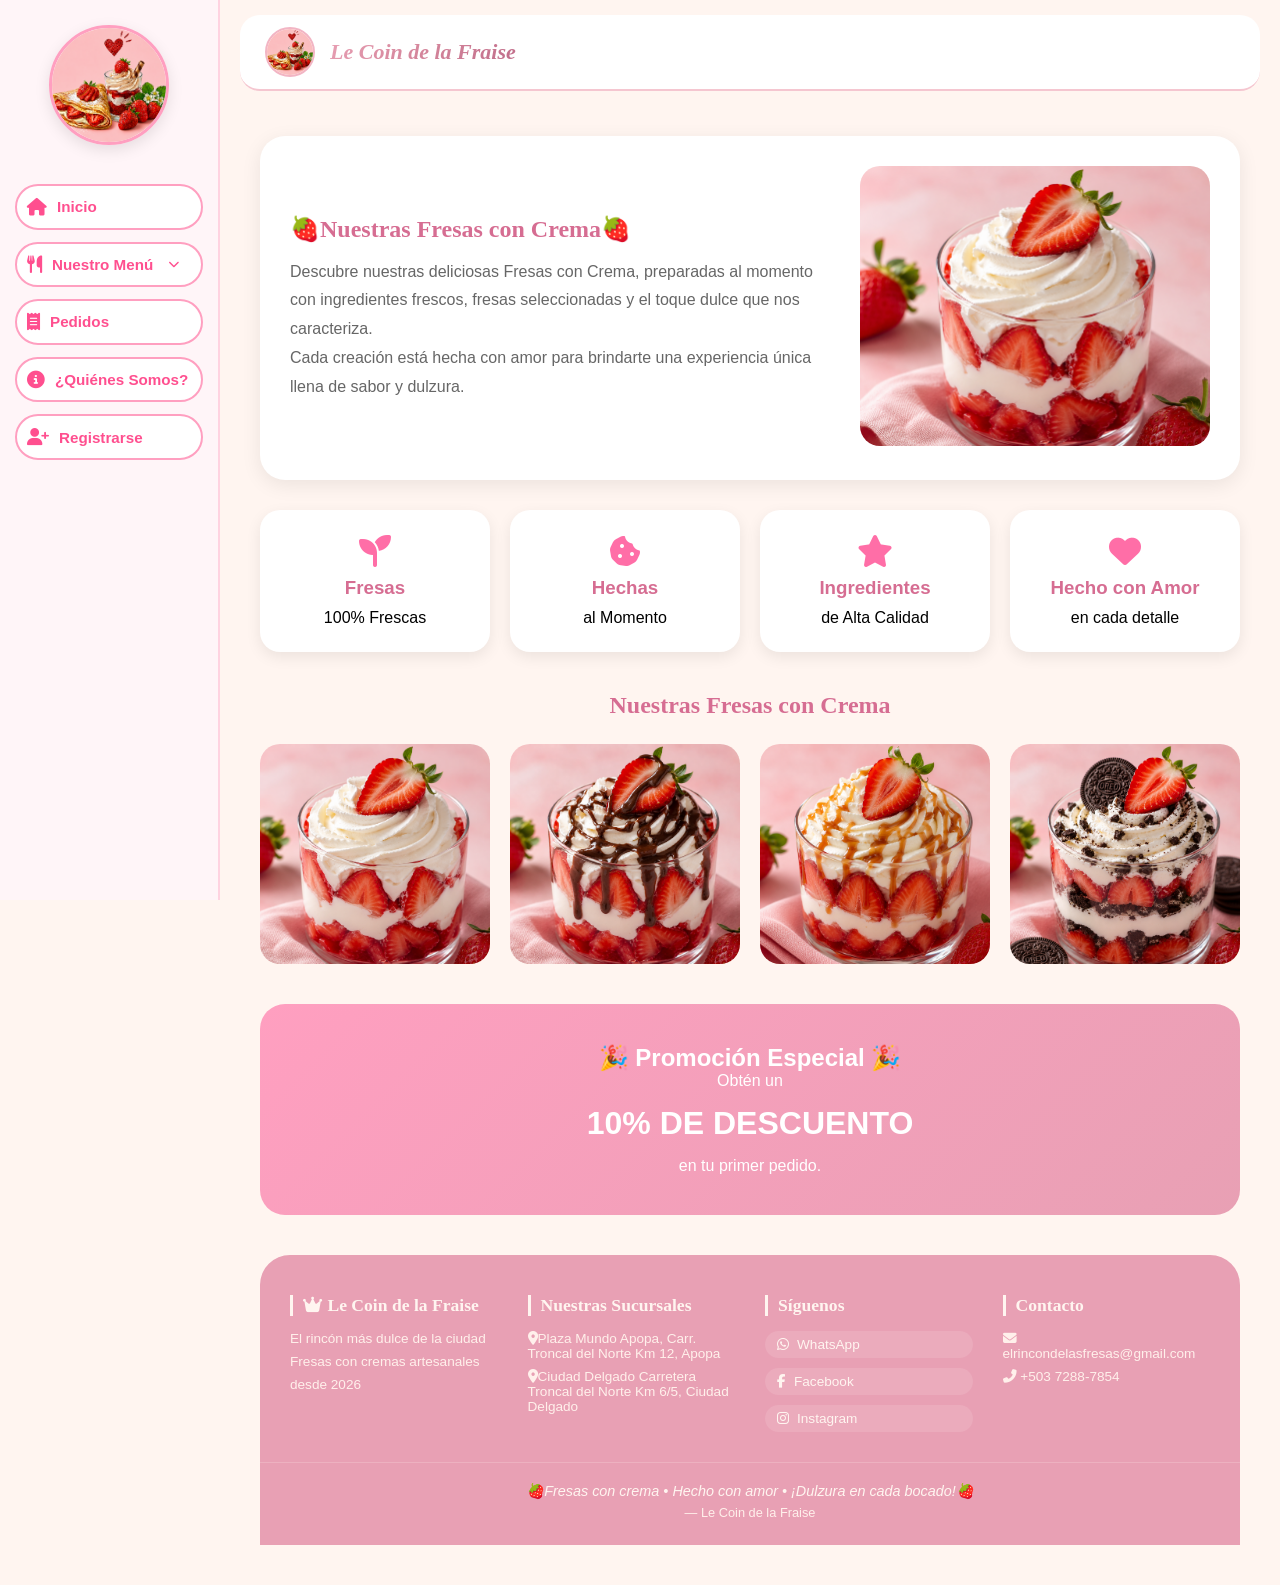
<file: HTML/MenuFresas.html>
<!DOCTYPE html>
<html lang="es">
<head>
    <meta charset="UTF-8">
    <meta name="viewport" content="width=device-width, initial-scale=1.0">
    <title>Le Coin de la Fraise | Fresas & Delicias</title>
    <link rel="stylesheet" href="../CSS/MenuFresas.css">
    <link rel="stylesheet" href="https://cdnjs.cloudflare.com/ajax/libs/font-awesome/6.5.1/css/all.min.css">
</head>
<body>

<div class="container-principal">
    <!-- MENÚ LATERAL (SIDEBAR) CON SUBMENÚ -->
    <aside class="sidebar">
        <div class="logo-sidebar">
            <img src="../IMG/logo.png" alt="Logo">
        </div>
        <nav class="nav-sidebar">
            <a href="../index.html"><i class="fas fa-home"></i> Inicio</a>
            
            <!-- Opción con submenú -->
            <div class="menu-item-con-submenu">
                <a href="#" class="menu-principal">
                    <i class="fas fa-utensils"></i> Nuestro Menú
                    <i class="fas fa-chevron-down submenu-flecha"></i>
                </a>
                <div class="submenu">
                    <a href="../HTML/MenuFresas.html">Fresas con Crema</a>
                    <a href="../HTML/MenuCrepas.html"> Crepas</a>
                </div>
            </div>

            <a href="../HTML/Pedidos.html"><i class="fas fa-receipt"></i> Pedidos</a>
            <a href="../HTML/Nosotros.html"><i class="fas fa-info-circle"></i> ¿Quiénes Somos?</a>
            <a href="../HTML/Registro.html"><i class="fas fa-user-plus"></i> Registrarse</a>
        </nav>
    </aside>

    <!-- CONTENIDO PRINCIPAL -->
    <main class="main-content">
        <!-- HEADER sin botón, solo logo y título -->
        <header class="header-principal">
            <div class="logo-header">
                <div class="logo-titulo">
                    <img src="../IMG/logo.png" alt="Logo Le Coin de la Fraise">
                    <h1>Le Coin de la Fraise</h1>
                </div>
                <!-- Botón eliminado -->
            </div>
        </header>

        <section class="contenido-vacio" id="inicio">
            <!-- Bienvenida temática fresas con crema -->
            <div class="bienvenida-crepas">
                <div class="texto-bienvenida">
                    <h2>🍓Nuestras Fresas con Crema🍓</h2>
                     <p>
                     Descubre nuestras deliciosas Fresas con Crema,
                    preparadas al momento con ingredientes frescos,
                    fresas seleccionadas y el toque dulce que nos caracteriza.
                    </p>

                    <p>
                    Cada creación está hecha con amor para brindarte
                    una experiencia única llena de sabor y dulzura.
                    </p>
                </div>
                <div class="imagen-bienvenida">
                    <img src="../IMG/fresa con crema.png" alt="Fresas con crema deliciosas" onerror="this.src='https://placehold.co/600x400/fce4ec/e05a7c?text=Fresas+con+Crema'">
                </div>
            </div>

        <div class="caracteristicas">
        <div class="card-caracteristica">
            <i class="fas fa-seedling"></i>
            <h3>Fresas</h3>
            <p>100% Frescas</p>
        </div>

        <div class="card-caracteristica">
            <i class="fas fa-cookie-bite"></i>
            <h3>Hechas</h3>
            <p>al Momento</p>
        </div>

        <div class="card-caracteristica">
            <i class="fas fa-star"></i>
            <h3>Ingredientes</h3>
            <p>de Alta Calidad</p>
        </div>

        <div class="card-caracteristica">
            <i class="fas fa-heart"></i>
            <h3>Hecho con Amor</h3>
            <p>en cada detalle</p>
        </div>
    </div>

            <!-- Menú de fresas con crema (galería) -->
            <div class="titulo-seccion" id="menu-fresas">
                <h2>Nuestras Fresas con Crema</h2>
            </div>
            <div class="galeria-crepas">
                <img src="../IMG/fresa con crema.png" alt="Fresas con crema y menta" onerror="this.src='https://placehold.co/400x250/f8bbd0/fff?text=Fresas+Clásicas'">
                <img src="../IMG/fresachoco.jpg" alt="Tazón con fresas y crema batida" onerror="this.src='https://placehold.co/400x250/f48fb1/fff?text=+Con+Chantilly'">
                <img src="../IMG/fresa con caramelo.png" alt="Fresas con chocolate y crema" onerror="this.src='https://placehold.co/400x250/f06292/fff?text=Fresas+Especial'">
                <img src="../IMG/fresacon oreo.jpg" alt="Crema de fresa y frutos rojos" onerror="this.src='https://placehold.co/400x250/ec8da4/fff?text=Delicia+de+Fresa'">
            </div>

    <div class="promo-especial">
        <h2>🎉 Promoción Especial 🎉</h2>
        <p>Obtén un</p>
        <span>10% DE DESCUENTO</span>
        <p>en tu primer pedido.</p>
    </div>

        <!-- FOOTER -->
        <footer class="footer-redisenado">
            <div class="footer-contenido-arriba">
                <div class="footer-container">
                    <div class="footer-columna footer-columna-info">
                        <h3><i class="fas fa-crown"></i> Le Coin de la Fraise</h3>
                        <p>El rincón más dulce de la ciudad</p>
                        <p>Fresas con cremas artesanales</p>
                        <p>desde 2026</p>
                    </div>

                    <div class="footer-columna footer-columna-sucursales">
                        <h3>Nuestras Sucursales</h3>
                        <p><i class="fas fa-location-dot"></i>Plaza Mundo Apopa, Carr. Troncal del Norte Km 12, Apopa</p>
                        <p><i class="fas fa-location-dot"></i>Ciudad Delgado Carretera Troncal del Norte Km 6/5, Ciudad Delgado</p>
                    </div>

                    <div class="footer-columna footer-columna-redes">
                        <h3>Síguenos</h3>
                        <div class="redes-sociales-footer">
                            <a href="https://wa.me/50372887854?text=¡Hola!%20Me%20gustaría%20ordenar%20unas%20fresas%20con%20crema" aria-label="WhatsApp"><i class="fab fa-whatsapp"></i> WhatsApp</a>
                            <a href="https://www.facebook.com/share/1c9cbcK5gX/" aria-label="Facebook"><i class="fab fa-facebook-f"></i> Facebook</a>
                            <a href="https://www.instagram.com/le_coin_de_la_fraise?igsh=Z292ZjJ0dDlyNTkz" aria-label="Instagram"><i class="fab fa-instagram"></i> Instagram</a>
                        </div>
                    </div>

                    <div class="footer-columna footer-columna-contacto">
                        <h3>Contacto</h3>
                        <p><i class="fas fa-envelope"></i> elrincondelasfresas@gmail.com</p>
                        <p><i class="fas fa-phone-alt"></i> +503 7288-7854</p>
                    </div>
                </div>
            </div>

            <div class="footer-mensaje">
                <p class="mensaje-texto">🍓Fresas con crema • Hecho con amor • ¡Dulzura en cada bocado!🍓</p>
                <p class="mensaje-autor">— Le Coin de la Fraise</p>
            </div>
        </footer>
    </main>
</div>

<script src="../JS/MenuFresas.js"></script>
</body>
</html>
</file>
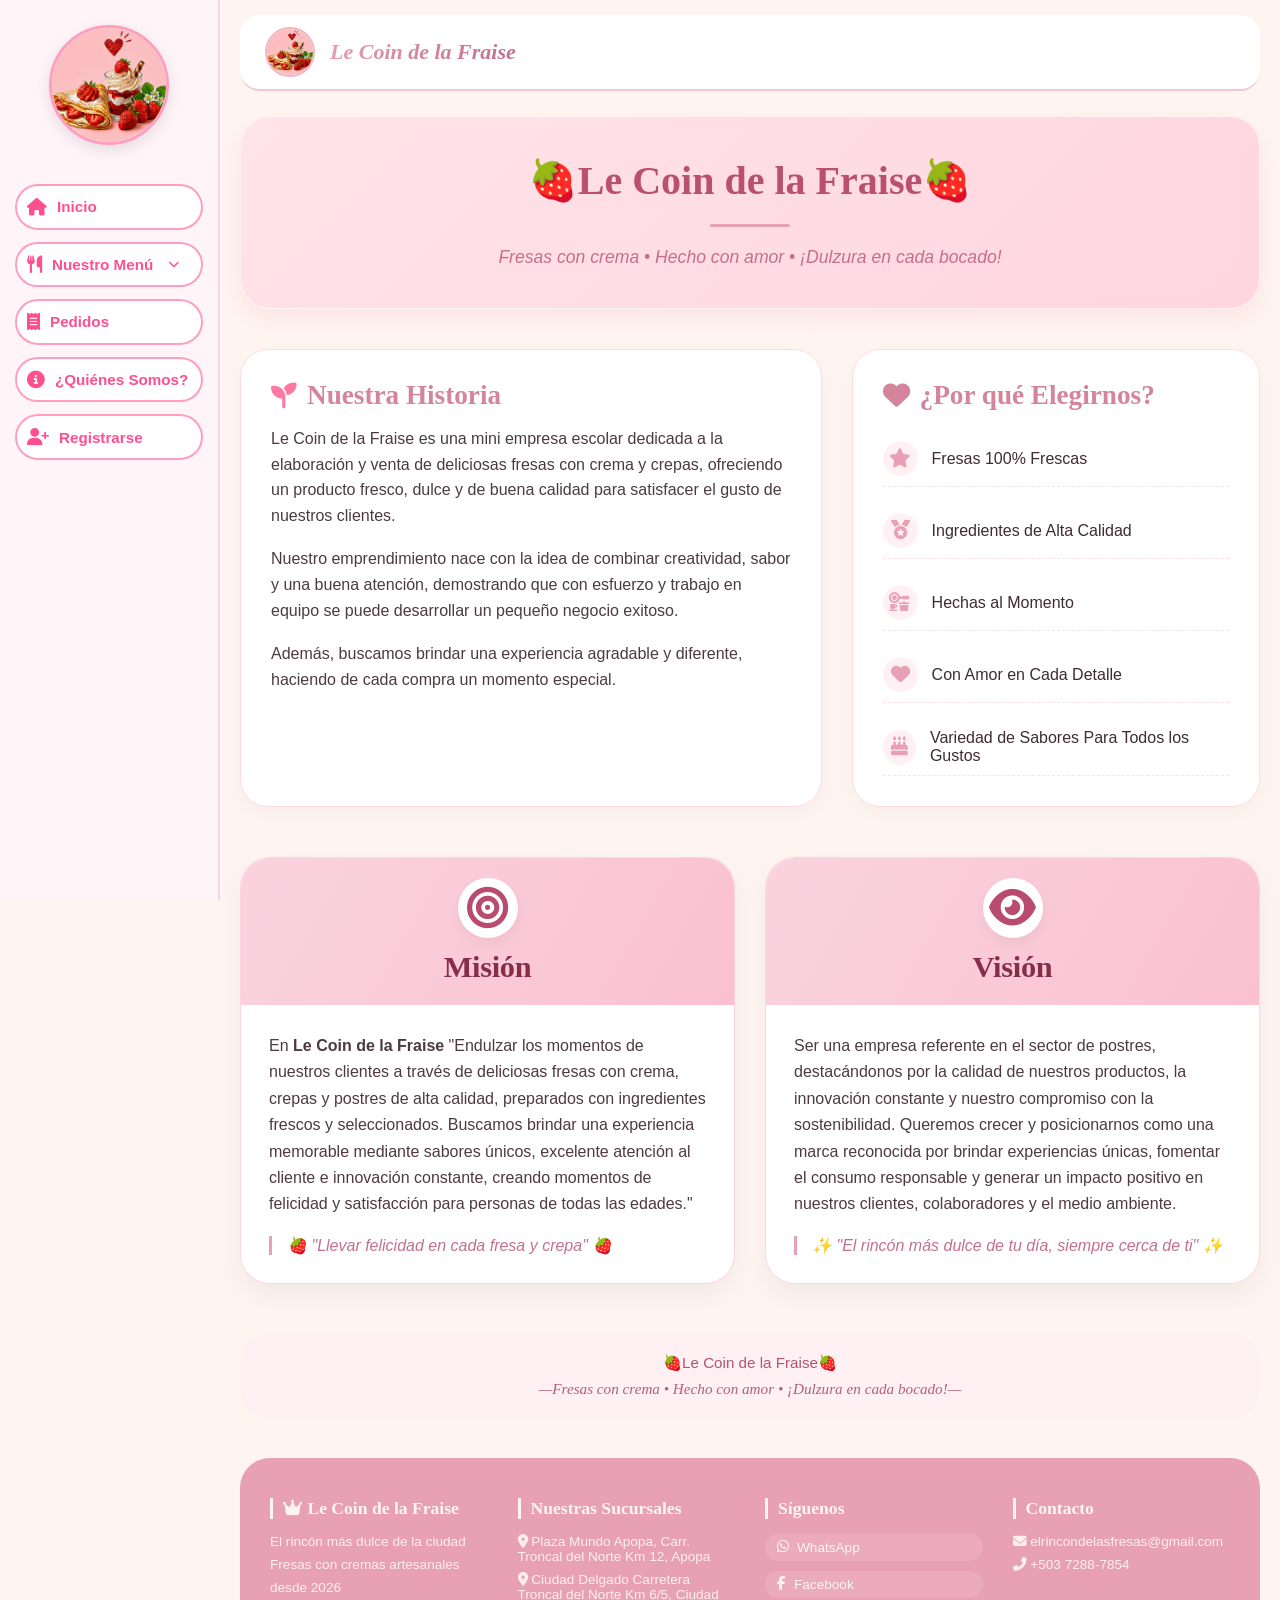
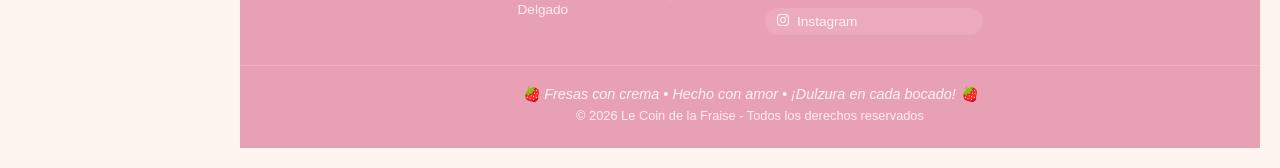
<file: HTML/Nosotros.html>
<!DOCTYPE html>
<html lang="es">
<head>
    <meta charset="UTF-8">
    <meta name="viewport" content="width=device-width, initial-scale=1.0">
    <title>Le Coin de la Fraise | Quiénes Somos - Misión y Visión</title>
    <link rel="stylesheet" href="../CSS/Nosotros.css">
    <link rel="stylesheet" href="https://cdnjs.cloudflare.com/ajax/libs/font-awesome/6.5.1/css/all.min.css">
</head>
<body>

<div class="container-principal">
    <!-- MENÚ LATERAL (SIDEBAR) -->
    <aside class="sidebar">
        <div class="logo-sidebar">
            <img src="../IMG/logo.png" alt="Logo Le Coin de la Fraise">
        </div>
        <nav class="nav-sidebar">
            <a href="../index.html"><i class="fas fa-home"></i> Inicio</a>
           
            <!-- Opción con submenú -->
            <div class="menu-item-con-submenu">
                <a href="#" class="menu-principal">
                    <i class="fas fa-utensils"></i> Nuestro Menú
                    <i class="fas fa-chevron-down submenu-flecha"></i>
                </a>
                <div class="submenu">
                    <a href="../HTML/MenuFresas.html">Fresas con Crema</a>
                    <a href="../HTML/MenuCrepas.html">Crepas</a>
                </div>
            </div>

            <a href="../HTML/Pedidos.html"><i class="fas fa-receipt"></i> Pedidos</a>
            <a href="../HTML/Nosotros.html" class="activo"><i class="fas fa-info-circle"></i> ¿Quiénes Somos?</a>
            <a href="../HTML/Registro.html"><i class="fas fa-user-plus"></i> Registrarse</a>
        </nav>
    </aside>

    <!-- CONTENIDO PRINCIPAL -->
    <main class="main-content">
        <!-- ENCABEZADO SUPERIOR -->
        <header class="header-principal">
            <div class="logo-header">
                <img src="../IMG/logo.png" alt="Logo Le Coin de la Fraise">
                <h1>Le Coin de la Fraise</h1>
            </div>
        </header>

        <!-- ========== SECCIÓN QUIÉNES SOMOS - MISIÓN Y VISIÓN ========== -->
        <section class="quienes-somos-container" id="quienes-somos">
            <!-- Hero / introducción -->
            <div class="hero-quienes">
                <h2>🍓Le Coin de la Fraise🍓</h2>
                <div class="separador-fresa"></div>
                <p class="tagline">Fresas con crema • Hecho con amor • ¡Dulzura en cada bocado!</p>
            </div>

            <!-- Historia y valores -->
            <div class="historia-grid">
                <div class="historia-texto">
                    <h3><i class="fas fa-seedling"></i> Nuestra Historia</h3>
                    <p>Le Coin de la Fraise es una mini empresa escolar dedicada a la elaboración y venta de deliciosas fresas con crema y crepas, ofreciendo un producto fresco, dulce y de buena calidad para satisfacer el gusto de nuestros clientes. </p>
                    <p>Nuestro emprendimiento nace con la idea de combinar creatividad, sabor y una buena atención, demostrando que con esfuerzo y trabajo en equipo se puede desarrollar un pequeño negocio exitoso.</p>
                    <p>Además, buscamos brindar una experiencia agradable y diferente, haciendo de cada compra un momento especial.</p>
                </div>
                <div class="valores-lista">
                    <h3><i class="fas fa-heart"></i>¿Por qué Elegirnos?</h3>
                    <div class="valores-items">
                        <div class="valor-item"><i class="fas fa-star"></i><span>Fresas 100% Frescas</span></div>
                        <div class="valor-item"><i class="fas fa-medal"></i><span>Ingredientes de Alta Calidad</span></div>
                        <div class="valor-item"><i class="fas fa-kitchen-set"></i><span>Hechas al Momento</span></div>
                        <div class="valor-item"><i class="fas fa-heart"></i><span>Con Amor en Cada Detalle</span></div>
                        <div class="valor-item"><i class="fas fa-cake-candles"></i><span>Variedad de Sabores Para Todos los Gustos</span></div>
                    </div>
                </div>
            </div>

            <!-- Misión y Visión - Tarjetas destacadas -->
            <div class="mision-vision">
                <!-- Misión -->
                <div class="card-mv">
                    <div class="card-header">
                        <i class="fas fa-bullseye"></i>
                        <h3>Misión</h3>
                    </div>
                    <div class="card-body">
                        <p>En <strong>Le Coin de la Fraise</strong> "Endulzar los momentos de nuestros clientes a través de deliciosas fresas con crema, crepas y postres de alta calidad, preparados con ingredientes frescos y seleccionados. Buscamos brindar una experiencia memorable mediante sabores únicos, excelente atención al cliente e innovación constante, creando momentos de felicidad y satisfacción para personas de todas las edades."</p>
                        <div class="frase">🍓 "Llevar felicidad en cada fresa y crepa" 🍓</div>
                    </div>
                </div>

                <!-- Visión -->
                <div class="card-mv">
                    <div class="card-header">
                        <i class="fas fa-eye"></i>
                        <h3>Visión</h3>
                    </div>
                    <div class="card-body">
                        <p>Ser una empresa referente en el sector de postres, destacándonos por la calidad de nuestros productos, la innovación constante y nuestro compromiso con la sostenibilidad. Queremos crecer y posicionarnos como una marca reconocida por brindar experiencias únicas, fomentar el consumo responsable y generar un impacto positivo en nuestros clientes, colaboradores y el medio ambiente.</p>
                        <div class="frase">✨ "El rincón más dulce de tu día, siempre cerca de ti" ✨</div>
                    </div>
                </div>
            </div>

            <!-- Bloque adicional con sello de identidad -->
            <div class="sello-identidad">
                <p>🍓Le Coin de la Fraise🍓</p>
                <p class="firma">—Fresas con crema • Hecho con amor • ¡Dulzura en cada bocado!—</p>
            </div>
        </section>

        <!-- FOOTER -->
        <footer class="footer-redisenado">
            <div class="footer-contenido-arriba">
                <div class="footer-container">
                    <div class="footer-columna footer-columna-info">
                        <h3><i class="fas fa-crown"></i> Le Coin de la Fraise</h3>
                        <p>El rincón más dulce de la ciudad</p>
                        <p>Fresas con cremas artesanales</p>
                        <p>desde 2026</p>
                    </div>

                    <div class="footer-columna footer-columna-sucursales">
                        <h3>Nuestras Sucursales</h3>
                        <p><i class="fas fa-location-dot"></i> Plaza Mundo Apopa, Carr. Troncal del Norte Km 12, Apopa</p>
                        <p><i class="fas fa-location-dot"></i> Ciudad Delgado Carretera Troncal del Norte Km 6/5, Ciudad Delgado</p>
                    </div>

                    <div class="footer-columna footer-columna-redes">
                        <h3>Síguenos</h3>
                        <div class="redes-sociales-footer">
                            <a href="https://wa.me/50372887854?text=¡Hola!%20Me%20gustaría%20ordenar%20unas%20fresas%20con%20crema" aria-label="WhatsApp"><i class="fab fa-whatsapp"></i> WhatsApp</a>
                            <a href="https://www.facebook.com/share/1c9cbcK5gX/" aria-label="Facebook"><i class="fab fa-facebook-f"></i> Facebook</a>
                            <a href="https://www.instagram.com/le_coin_de_la_fraise?igsh=Z292ZjJ0dDlyNTkz" aria-label="Instagram"><i class="fab fa-instagram"></i> Instagram</a>
                        </div>
                    </div>

                    <div class="footer-columna footer-columna-contacto">
                        <h3>Contacto</h3>
                        <p><i class="fas fa-envelope"></i> elrincondelasfresas@gmail.com</p>
                        <p><i class="fas fa-phone-alt"></i> +503 7288-7854</p>
                    </div>
                </div>
            </div>

            <div class="footer-mensaje">
                <p class="mensaje-texto">🍓 Fresas con crema • Hecho con amor • ¡Dulzura en cada bocado! 🍓</p>
                <p class="mensaje-autor">© 2026 Le Coin de la Fraise - Todos los derechos reservados</p>
            </div>
        </footer>
    </main>
</div>

<script src="../JS/Nosotros.js"></script>
</body>
</html>
</file>
<file: CSS/inicio.css>
* {
    margin: 0;
    padding: 0;
    box-sizing: border-box;
    font-family: 'Segoe UI', Arial, Helvetica, sans-serif;
}

body {
    background: #FFF5F0;
}

@import url('https://fonts.googleapis.com/css2?family=Playfair+Display:ital,wght@0,400;0,500;0,600;0,700;0,800;1,400;1,500;1,600;1,700;1,800&display=swap');

.container-principal {
    display: flex;
    min-height: 100vh;
}

/* ========== SIDEBAR ========== */
.sidebar {
    width: 220px;
    background: #fff5f8;
    padding: 25px 15px;
    border-right: 2px solid #ffd3e1;
    position: sticky;
    top: 0;
    height: 100vh;
    display: flex;
    flex-direction: column;
    align-items: center;
}

.logo-sidebar {
    text-align: center;
    margin-bottom: 35px;
}

.logo-sidebar img {
    width: 120px;
    height: 120px;
    border-radius: 50%;
    object-fit: cover;
    border: 3px solid #ff9fc0;
    box-shadow: 0 5px 15px rgba(0, 0, 0, 0.1);
    transition: transform 0.3s ease;
}

.logo-sidebar img:hover {
    transform: scale(1.05);
}

.nav-sidebar {
    display: flex;
    flex-direction: column;
    gap: 12px;
    width: 100%;
}

/* Elemento contenedor del menú con submenú */
.menu-item-con-submenu {
    position: relative;
    width: 100%;
}

/* Enlace principal del menú (Nuestro Menú) */
.menu-principal {
    display: flex;
    align-items: center;
    justify-content: flex-start;
    gap: 10px;
    text-decoration: none;
    color: #ff4f8f;
    font-weight: 600;
    padding: 12px 10px;
    border-radius: 50px;
    border: 2px solid #ff9fc0;
    background: white;
    transition: 0.3s;
    text-align: center;
    font-size: 0.95rem;
    cursor: pointer;
}

.menu-principal .submenu-flecha {
    font-size: 0.7rem;
    transition: transform 0.3s ease;
    margin-left: 5px;
}

.menu-item-con-submenu:hover .menu-principal {
    background: #ff6ea7;
    color: white;
}

.menu-item-con-submenu:hover .menu-principal .submenu-flecha {
    transform: rotate(180deg);
}

/* Submenú oculto por defecto */
.submenu {
    position: absolute;
    top: 100%;
    left: 0;
    width: 100%;
    background: #fff5f8;
    border-radius: 20px;
    padding: 8px 0;
    display: flex;
    flex-direction: column;
    gap: 8px;
    opacity: 0;
    visibility: hidden;
    transform: translateY(-10px);
    transition: all 0.3s ease;
    z-index: 100;
    box-shadow: 0 8px 16px rgba(0,0,0,0.1);
    border: 1px solid #ffd3e1;
}

.menu-item-con-submenu:hover .submenu {
    opacity: 1;
    visibility: visible;
    transform: translateY(0);
}

.submenu a {
    display: flex;
    align-items: center;
    justify-content: flex-start;
    gap: 8px;
    text-decoration: none;
    color: #ff4f8f;
    font-weight: 500;
    padding: 8px 12px;
    border-radius: 40px;
    background: white;
    margin: 0 8px;
    transition: 0.2s;
    font-size: 0.85rem;
    border: 1px solid #ffd3e1;
}

.submenu a:hover {
    background: #ff6ea7;
    color: white;
    transform: translateX(5px);
}

/* Resto de enlaces del sidebar */
.nav-sidebar > a {
    display: flex;
    align-items: center;
    justify-content: flex-start;
    gap: 10px;
    text-decoration: none;
    color: #ff4f8f;
    font-weight: 600;
    padding: 12px 10px;
    border-radius: 50px;
    border: 2px solid #ff9fc0;
    background: white;
    transition: 0.3s;
    text-align: center;
    font-size: 0.95rem;
}

.nav-sidebar > a:hover {
    background: #ff6ea7;
    color: white;
    transform: translateX(5px);
}

.nav-sidebar i {
    font-size: 1.1rem;
}

/* ========== MAIN CONTENT ========== */
.main-content {
    flex: 1;
    overflow-x: hidden;
    padding: 0 20px 20px 20px;
    display: flex;
    flex-direction: column;
}

/* ========== HEADER (sin botón) ========== */
.header-principal {
    background: white;
    padding: 12px 25px;
    border-bottom: 2px solid #F5C6D0;
    margin-bottom: 25px;
    border-radius: 20px;
    margin-top: 15px;
}

.logo-header {
    display: flex;
    justify-content: flex-start;  /* Alineado a la izquierda */
    align-items: center;
}

.logo-titulo {
    display: flex;
    align-items: center;
    gap: 15px;
}

.logo-titulo img {
    width: 50px;
    height: 50px;
    border-radius: 50%;
    object-fit: cover;
    border: 2px solid #F2B5C4;
}

.logo-titulo h1 {
    font-size: 22px;
    font-family: 'Playfair Display', serif;
    font-weight: 700;
    font-style: italic;
    background: linear-gradient(135deg, #E8A0B4, #D4859B, #c06d8a);
    background-clip: text;
    -webkit-background-clip: text;
    color: transparent;
}

/* ========== CONTENIDO PRINCIPAL ========== */
.main-content {
    flex: 1;
    overflow-x: hidden;
    padding: 0 20px 20px 20px;
    display: flex;
    flex-direction: column;
}

/* ========== HEADER PRINCIPAL ========== */
.header-principal {
    background: white;
    padding: 12px 25px;
    border-bottom: 2px solid #F5C6D0;
    margin-bottom: 25px;
    border-radius: 20px;
    margin-top: 15px;
}

.logo-header {
    display: flex;
    align-items: center;
    gap: 15px;
}

.logo-header img {
    width: 50px;
    height: 50px;
    border-radius: 50%;
    object-fit: cover;
    border: 2px solid #F2B5C4;
}

.logo-header h1 {
    font-size: 22px;
    font-family: 'Playfair Display', serif;
    font-weight: 700;
    font-style: italic;
    background: linear-gradient(135deg, #E8A0B4, #D4859B, #c06d8a);
    background-clip: text;
    -webkit-background-clip: text;
    color: transparent;
}

/* ========== CARRUSEL ========== */
.carousel-section {
    max-width: 1200px;
    margin: 0 auto 30px auto;
    padding: 0;
}

.carousel-container {
    position: relative;
    overflow: hidden;
    border-radius: 28px;
    box-shadow: 0 20px 35px -12px rgba(0, 0, 0, 0.3);
    background-color: #e2e8f0;
}

.carousel-slides {
    display: flex;
    transition: transform 0.5s ease-in-out;
}

.slide {
    min-width: 100%;
    position: relative;
    aspect-ratio: 16 / 9;
}

.slide img {
    width: 100%;
    height: 100%;
    object-fit: cover;
    display: block;
}

.slide-caption {
    position: absolute;
    bottom: 10%;
    left: 5%;
    right: auto;
    background: linear-gradient(135deg, rgba(0, 0, 0, 0.5), rgba(0, 0, 0, 0.6));
    color: #fff9e8;
    padding: 0.8rem 1.8rem;
    border-radius: 28px;
    max-width: 60%;
    backdrop-filter: blur(5px);
}

.slide-caption h2 {
    font-size: 1.6rem;
    margin-bottom: 0.3rem;
    font-weight: 700;
    color: #ffffff;
}

.slide-caption p {
    font-size: 0.9rem;
    opacity: 0.95;
    color: #ffffff;
}

.carousel-btn {
    position: absolute;
    top: 50%;
    transform: translateY(-50%);
    background-color: rgba(0, 0, 0, 0.5);
    color: white;
    border: none;
    font-size: 1.8rem;
    cursor: pointer;
    padding: 0.5rem 0.9rem;
    border-radius: 50%;
    transition: all 0.2s;
    backdrop-filter: blur(5px);
    z-index: 10;
    width: 42px;
    height: 42px;
    display: flex;
    align-items: center;
    justify-content: center;
}

.carousel-btn:hover {
    background-color: #d46b8e;
    transform: translateY(-50%) scale(1.05);
}

.prev {
    left: 15px;
}

.next {
    right: 15px;
}

.carousel-dots {
    position: absolute;
    bottom: 15px;
    left: 50%;
    transform: translateX(-50%);
    display: flex;
    gap: 10px;
    z-index: 10;
}

.dot {
    width: 10px;
    height: 10px;
    background-color: rgba(255, 255, 255, 0.6);
    border-radius: 50%;
    cursor: pointer;
    transition: 0.2s;
}

.dot.active-dot {
    background-color: #d46b8e;
    transform: scale(1.2);
    box-shadow: 0 0 6px #d46b8e;
}

/* ===== TARJETAS DE INFORMACIÓN ===== */
.info {
    width: 100%;
    max-width: 1200px;
    margin: 40px auto;
    display: grid;
    grid-template-columns: repeat(3, 1fr);
    gap: 25px;
}

.card {
    background: #FFFFFF;
    padding: 30px 20px;
    border-radius: 25px;
    text-align: center;
    box-shadow: 0 8px 20px rgba(232, 160, 180, 0.2);
    transition: transform 0.3s ease, box-shadow 0.3s ease;
    border: 1px solid #FADDE3;
}

.card:hover {
    transform: translateY(-5px);
    box-shadow: 0 15px 30px rgba(232, 160, 180, 0.3);
}

.card h2 {
    margin-bottom: 12px;
    color: #D46B8E;
    font-size: 1.5rem;
}

.card p {
    color: #9B7B85;
    line-height: 1.5;
    font-size: 0.95rem;
}

/* ===== SECCIÓN NUESTROS FAVORITOS ===== */
.favoritos {
    background: #FFF9F7;
    padding: 50px 20px;
    border-radius: 30px;
    margin: 30px 0;
}

.container-favoritos {
    max-width: 1200px;
    margin: 0 auto;
}

.titulo-seccion {
    text-align: center;
    font-family: 'Playfair Display', serif;
    font-size: 2.2rem;
    color: #D46B8E;
    margin-bottom: 8px;
}

.subtitulo-seccion {
    text-align: center;
    color: #9B7B85;
    margin-bottom: 40px;
    font-size: 1rem;
}

/* 4 PRODUCTOS EN UNA SOLA FILA */
.productos-grid {
    display: grid;
    grid-template-columns: repeat(4, 1fr);  /* 4 columnas fijas - todos en una fila */
    gap: 25px;
    align-items: stretch;
}

/* TARJETAS CORREGIDAS - BOTONES E INFORMACIÓN ALINEADOS */
.producto-card {
    background: white;
    border-radius: 20px;
    overflow: hidden;
    text-align: center;
    transition: transform 0.3s ease, box-shadow 0.3s ease;
    box-shadow: 0 5px 15px rgba(232, 160, 180, 0.15);
    border: 1px solid #FADDE3;
    display: flex;
    flex-direction: column;
    height: 100%;
}

.producto-imagen {
    width: 100%;
    height: 180px;
    overflow: hidden;
    flex-shrink: 0;
}

.producto-imagen img {
    width: 100%;
    height: 100%;
    object-fit: cover;
    transition: transform 0.5s ease;
    display: block;
}

.producto-card:hover .producto-imagen img {
    transform: scale(1.05);
}

.producto-card h3 {
    font-size: 1.1rem;
    color: #8B5E6B;
    margin: 15px 12px 5px 12px;
    padding: 0;
    min-height: 50px;
    display: flex;
    align-items: center;
    justify-content: center;
}

.producto-descripcion {
    font-size: 0.8rem;
    color: #B08895;
    padding: 0 15px;
    margin-bottom: 10px;
    line-height: 1.4;
    min-height: 55px;
    display: flex;
    align-items: center;
    justify-content: center;
}

.producto-precio {
    font-size: 1.2rem;
    font-weight: bold;
    color: #E8A0B4;
    margin: 5px 0 10px 0;
    min-height: 35px;
    display: flex;
    align-items: center;
    justify-content: center;
}

.btn-ver-mas {
    background: linear-gradient(135deg, #E8A0B4, #D4859B);
    color: white;
    border: none;
    padding: 10px 25px;
    border-radius: 30px;
    font-size: 0.85rem;
    font-weight: bold;
    cursor: pointer;
    margin: 10px auto 20px auto;
    transition: all 0.3s ease;
    width: fit-content;
    display: inline-block;
}

.btn-ver-mas:hover {
    transform: scale(1.05);
    background: linear-gradient(135deg, #D4859B, #c06d8a);
}

/* ===== SECCIÓN ¿POR QUÉ ELEGIRNOS? ===== */
.porque-elegirnos {
    background: linear-gradient(135deg, #FFF0EB, #FFE8E2);
    padding: 50px 20px;
    border-radius: 30px;
    margin: 30px 0;
}

.container-porque {
    max-width: 1200px;
    margin: 0 auto;
}

.razones-grid {
    display: grid;
    grid-template-columns: repeat(3, 1fr);
    gap: 30px;
    text-align: center;
}

.razon-card {
    background: white;
    padding: 30px 15px;
    border-radius: 25px;
    transition: all 0.3s ease;
    box-shadow: 0 8px 20px rgba(232, 160, 180, 0.15);
    border: 1px solid #FADDE3;
}

.razon-card:hover {
    transform: translateY(-5px);
}

.razon-icono {
    font-size: 3rem;
    margin-bottom: 15px;
}

.razon-card h3 {
    font-size: 1.3rem;
    color: #D46B8E;
    margin-bottom: 10px;
}

.razon-card p {
    color: #9B7B85;
    font-size: 0.9rem;
    line-height: 1.5;
}

/* ========== FOOTER ========== */
.footer-redisenado {
    background: #E8A0B4;
    color: #FFFFFF;
    border-radius: 30px 30px 0 0;
    margin-top: 40px;
}

.footer-contenido-arriba {
    padding: 40px 30px 30px;
}

.footer-container {
    max-width: 1000px;
    margin: 0 auto;
    display: flex;
    justify-content: space-between;
    gap: 30px;
    flex-wrap: wrap;
}

.footer-columna {
    flex: 1;
    min-width: 160px;
}

.footer-columna h3 {
    font-family: 'Playfair Display', serif;
    font-size: 1.1rem;
    margin-bottom: 15px;
    color: #FFF5F0;
    border-left: 3px solid #FFF5F0;
    padding-left: 10px;
}

.footer-columna p {
    margin: 8px 0;
    font-size: 0.85rem;
    color: #FFF0EB;
}

.footer-columna-contacto {
    flex: 1;
    min-width: 160px;
}

.footer-columna-contacto h3 {
    font-family: 'Playfair Display', serif;
    font-size: 1.1rem;
    margin-bottom: 15px;
    color: #FFF5F0;
    border-left: 3px solid #FFF5F0;
    padding-left: 10px;
}

.footer-columna-contacto p {
    margin: 8px 0;
    font-size: 0.85rem;
    color: #FFF0EB;
}

.redes-sociales-footer {
    display: flex;
    flex-direction: column;
    gap: 10px;
}

.redes-sociales-footer a {
    text-decoration: none;
    color: #FFF5F0;
    font-size: 0.85rem;
    transition: all 0.3s ease;
    display: inline-flex;
    align-items: center;
    gap: 8px;
    padding: 6px 12px;
    border-radius: 30px;
    background: rgba(255, 245, 240, 0.12);
}

.redes-sociales-footer a:hover {
    background: rgba(255, 245, 240, 0.3);
    transform: translateX(5px);
}

.footer-mensaje {
    text-align: center;
    padding: 20px 20px 25px;
    border-top: 1px solid rgba(255, 245, 240, 0.2);
}

.mensaje-texto {
    font-size: 0.9rem;
    font-style: italic;
    color: #FFF5F0;
    margin-bottom: 5px;
}

.mensaje-autor {
    font-size: 0.8rem;
    color: #FFF0EB;
}

/* ========== RESPONSIVE ========== */
@media (max-width: 1024px) {
    .productos-grid {
        grid-template-columns: repeat(2, 1fr);  /* En tablets: 2 por fila */
    }
}

@media (max-width: 900px) {
    .sidebar {
        width: 180px;
        padding: 20px 10px;
    }
    
    .logo-sidebar img {
        width: 90px;
        height: 90px;
    }
    
    .nav-sidebar a {
        padding: 8px 6px;
        font-size: 0.8rem;
    }
}

@media (max-width: 768px) {
    .container-principal {
        flex-direction: column;
    }
    
    .sidebar {
        width: 100%;
        height: auto;
        position: relative;
        flex-direction: row;
        justify-content: space-between;
        padding: 15px 20px;
        border-right: none;
        border-bottom: 2px solid #ffd3e1;
    }
    
    .logo-sidebar {
        margin-bottom: 0;
    }
    
    .logo-sidebar img {
        width: 60px;
        height: 60px;
    }
    
    .nav-sidebar {
        flex-direction: row;
        justify-content: center;
        gap: 10px;
        width: auto;
    }
    
    .nav-sidebar a {
        padding: 8px 15px;
        font-size: 0.8rem;
    }
    
    .info {
        grid-template-columns: 1fr;
        gap: 20px;
    }
    
    .razones-grid {
        grid-template-columns: 1fr;
        gap: 20px;
    }
    
    .slide-caption h2 {
        font-size: 1.1rem;
    }
    
    .slide-caption p {
        font-size: 0.7rem;
    }
    
    .slide-caption {
        padding: 0.5rem 1rem;
        max-width: 75%;
    }
    
    .carousel-btn {
        width: 32px;
        height: 32px;
        font-size: 1.2rem;
    }
    
    .footer-container {
        flex-direction: column;
        text-align: center;
        gap: 25px;
    }
    
    .footer-columna h3 {
        border-left: none;
        border-bottom: 2px solid #FFF5F0;
        padding-left: 0;
        padding-bottom: 5px;
        display: inline-block;
    }
    
    .footer-columna-contacto h3 {
        border-left: none;
        border-bottom: 2px solid #FFF5F0;
        padding-left: 0;
        padding-bottom: 5px;
        display: inline-block;
    }
    
    .redes-sociales-footer {
        align-items: center;
    }
}

@media (max-width: 550px) {
    .productos-grid {
        grid-template-columns: 1fr;  /* En móviles: 1 por fila */
    }
}

@media (max-width: 480px) {
    .sidebar {
        flex-wrap: wrap;
        justify-content: center;
        gap: 15px;
    }
    
    .nav-sidebar {
        flex-wrap: wrap;
    }
    
    .titulo-seccion {
        font-size: 1.6rem;
    }
}
</file>
<file: CSS/MenuCrepas.css>
* {
    margin: 0;
    padding: 0;
    box-sizing: border-box;
    font-family: 'Segoe UI', Arial, Helvetica, sans-serif;
}

body {
    background: #FFF5F0;
}

@import url('https://fonts.googleapis.com/css2?family=Playfair+Display:ital,wght@0,400;0,500;0,600;0,700;0,800;1,400;1,500;1,600;1,700;1,800&display=swap');

.container-principal {
    display: flex;
    min-height: 100vh;
}

/* ========== SIDEBAR ========== */
.sidebar {
    width: 220px;
    background: #fff5f8;
    padding: 25px 15px;
    border-right: 2px solid #ffd3e1;
    position: sticky;
    top: 0;
    height: 100vh;
    display: flex;
    flex-direction: column;
    align-items: center;
}

.logo-sidebar {
    text-align: center;
    margin-bottom: 35px;
}

.logo-sidebar img {
    width: 120px;
    height: 120px;
    border-radius: 50%;
    object-fit: cover;
    border: 3px solid #ff9fc0;
    box-shadow: 0 5px 15px rgba(0, 0, 0, 0.1);
    transition: transform 0.3s ease;
}

.logo-sidebar img:hover {
    transform: scale(1.05);
}

.nav-sidebar {
    display: flex;
    flex-direction: column;
    gap: 12px;
    width: 100%;
}

/* Elemento contenedor del menú con submenú */
.menu-item-con-submenu {
    position: relative;
    width: 100%;
}

/* Enlace principal del menú (Nuestro Menú) */
.menu-principal {
    display: flex;
    align-items: center;
    justify-content: flex-start;
    gap: 10px;
    text-decoration: none;
    color: #ff4f8f;
    font-weight: 600;
    padding: 12px 10px;
    border-radius: 50px;
    border: 2px solid #ff9fc0;
    background: white;
    transition: 0.3s;
    text-align: center;
    font-size: 0.95rem;
    cursor: pointer;
}

.menu-principal .submenu-flecha {
    font-size: 0.7rem;
    transition: transform 0.3s ease;
    margin-left: 5px;
}

.menu-item-con-submenu:hover .menu-principal {
    background: #ff6ea7;
    color: white;
}

.menu-item-con-submenu:hover .menu-principal .submenu-flecha {
    transform: rotate(180deg);
}

/* Submenú oculto por defecto */
.submenu {
    position: absolute;
    top: 100%;
    left: 0;
    width: 100%;
    background: #fff5f8;
    border-radius: 20px;
    padding: 8px 0;
    display: flex;
    flex-direction: column;
    gap: 8px;
    opacity: 0;
    visibility: hidden;
    transform: translateY(-10px);
    transition: all 0.3s ease;
    z-index: 100;
    box-shadow: 0 8px 16px rgba(0,0,0,0.1);
    border: 1px solid #ffd3e1;
}

.menu-item-con-submenu:hover .submenu {
    opacity: 1;
    visibility: visible;
    transform: translateY(0);
}

.submenu a {
    display: flex;
    align-items: center;
    justify-content: flex-start;
    gap: 8px;
    text-decoration: none;
    color: #ff4f8f;
    font-weight: 500;
    padding: 8px 12px;
    border-radius: 40px;
    background: white;
    margin: 0 8px;
    transition: 0.2s;
    font-size: 0.85rem;
    border: 1px solid #ffd3e1;
}

.submenu a:hover {
    background: #ff6ea7;
    color: white;
    transform: translateX(5px);
}

/* Resto de enlaces del sidebar */
.nav-sidebar > a {
    display: flex;
    align-items: center;
    justify-content: flex-start;
    gap: 10px;
    text-decoration: none;
    color: #ff4f8f;
    font-weight: 600;
    padding: 12px 10px;
    border-radius: 50px;
    border: 2px solid #ff9fc0;
    background: white;
    transition: 0.3s;
    text-align: center;
    font-size: 0.95rem;
}

.nav-sidebar > a:hover {
    background: #ff6ea7;
    color: white;
    transform: translateX(5px);
}

.nav-sidebar i {
    font-size: 1.1rem;
}

/* ========== MAIN CONTENT ========== */
.main-content {
    flex: 1;
    overflow-x: hidden;
    padding: 0 20px 20px 20px;
    display: flex;
    flex-direction: column;
}

/* ========== HEADER (sin botón) ========== */
.header-principal {
    background: white;
    padding: 12px 25px;
    border-bottom: 2px solid #F5C6D0;
    margin-bottom: 25px;
    border-radius: 20px;
    margin-top: 15px;
}

.logo-header {
    display: flex;
    justify-content: flex-start;  /* Alineado a la izquierda */
    align-items: center;
}

.logo-titulo {
    display: flex;
    align-items: center;
    gap: 15px;
}

.logo-titulo img {
    width: 50px;
    height: 50px;
    border-radius: 50%;
    object-fit: cover;
    border: 2px solid #F2B5C4;
}

.logo-titulo h1 {
    font-size: 22px;
    font-family: 'Playfair Display', serif;
    font-weight: 700;
    font-style: italic;
    background: linear-gradient(135deg, #E8A0B4, #D4859B, #c06d8a);
    background-clip: text;
    -webkit-background-clip: text;
    color: transparent;
}

/* ========== CONTENIDO PRINCIPAL ========== */
.main-content {
    flex: 1;
    overflow-x: hidden;
    padding: 0 20px 20px 20px;
    display: flex;
    flex-direction: column;
}

/* ========== HEADER PRINCIPAL ========== */
.header-principal {
    background: white;
    padding: 12px 25px;
    border-bottom: 2px solid #F5C6D0;
    margin-bottom: 25px;
    border-radius: 20px;
    margin-top: 15px;
}

.logo-header {
    display: flex;
    align-items: center;
    gap: 15px;
}

.logo-header img {
    width: 50px;
    height: 50px;
    border-radius: 50%;
    object-fit: cover;
    border: 2px solid #F2B5C4;
}

.logo-header h1 {
    font-size: 22px;
    font-family: 'Playfair Display', serif;
    font-weight: 700;
    font-style: italic;
    background: linear-gradient(135deg, #E8A0B4, #D4859B, #c06d8a);
    background-clip: text;
    -webkit-background-clip: text;
    color: transparent;
}

/* ========== CENTRO VACÍO ========== */
.contenido-vacio {
    flex: 1;
    min-height: 400px;
    /* agregar tus estilos  */
}

/* ========== FOOTER ========== */
.footer-redisenado {
    background: #E8A0B4;
    color: #FFFFFF;
    border-radius: 30px 30px 0 0;
    margin-top: 40px;
}

.footer-contenido-arriba {
    padding: 40px 30px 30px;
}

.footer-container {
    max-width: 1000px;
    margin: 0 auto;
    display: flex;
    justify-content: space-between;
    gap: 30px;
    flex-wrap: wrap;
}

.footer-columna {
    flex: 1;
    min-width: 160px;
}

.footer-columna h3 {
    font-family: 'Playfair Display', serif;
    font-size: 1.1rem;
    margin-bottom: 15px;
    color: #FFF5F0;
    border-left: 3px solid #FFF5F0;
    padding-left: 10px;
}

.footer-columna p {
    margin: 8px 0;
    font-size: 0.85rem;
    color: #FFF0EB;
}

.footer-columna-contacto {
    flex: 1;
    min-width: 160px;
}

.footer-columna-contacto h3 {
    font-family: 'Playfair Display', serif;
    font-size: 1.1rem;
    margin-bottom: 15px;
    color: #FFF5F0;
    border-left: 3px solid #FFF5F0;
    padding-left: 10px;
}

.footer-columna-contacto p {
    margin: 8px 0;
    font-size: 0.85rem;
    color: #FFF0EB;
}

.redes-sociales-footer {
    display: flex;
    flex-direction: column;
    gap: 10px;
}

.redes-sociales-footer a {
    text-decoration: none;
    color: #FFF5F0;
    font-size: 0.85rem;
    transition: all 0.3s ease;
    display: inline-flex;
    align-items: center;
    gap: 8px;
    padding: 6px 12px;
    border-radius: 30px;
    background: rgba(255, 245, 240, 0.12);
}

.redes-sociales-footer a:hover {
    background: rgba(255, 245, 240, 0.3);
    transform: translateX(5px);
}

.footer-mensaje {
    text-align: center;
    padding: 20px 20px 25px;
    border-top: 1px solid rgba(255, 245, 240, 0.2);
}

.mensaje-texto {
    font-size: 0.9rem;
    font-style: italic;
    color: #FFF5F0;
    margin-bottom: 5px;
}

.mensaje-autor {
    font-size: 0.8rem;
    color: #FFF0EB;
}

/* ========== RESPONSIVE ========== */
@media (max-width: 900px) {
    .sidebar {
        width: 180px;
        padding: 20px 10px;
    }
    
    .logo-sidebar img {
        width: 90px;
        height: 90px;
    }
    
    .nav-sidebar a {
        padding: 8px 6px;
        font-size: 0.8rem;
    }
}

@media (max-width: 768px) {
    .container-principal {
        flex-direction: column;
    }
    
    .sidebar {
        width: 100%;
        height: auto;
        position: relative;
        flex-direction: row;
        justify-content: space-between;
        padding: 15px 20px;
        border-right: none;
        border-bottom: 2px solid #ffd3e1;
    }
    
    .logo-sidebar {
        margin-bottom: 0;
    }
    
    .logo-sidebar img {
        width: 60px;
        height: 60px;
    }
    
    .nav-sidebar {
        flex-direction: row;
        justify-content: center;
        gap: 10px;
        width: auto;
    }
    
    .nav-sidebar a {
        padding: 8px 15px;
        font-size: 0.8rem;
    }
    
    .footer-container {
        flex-direction: column;
        text-align: center;
        gap: 25px;
    }
    
    .footer-columna h3 {
        border-left: none;
        border-bottom: 2px solid #FFF5F0;
        padding-left: 0;
        padding-bottom: 5px;
        display: inline-block;
    }
    
    .footer-columna-contacto h3 {
        border-left: none;
        border-bottom: 2px solid #FFF5F0;
        padding-left: 0;
        padding-bottom: 5px;
        display: inline-block;
    }
    
    .redes-sociales-footer {
        align-items: center;
    }
}

@media (max-width: 480px) {
    .sidebar {
        flex-wrap: wrap;
        justify-content: center;
        gap: 15px;
    }
    
    .nav-sidebar {
        flex-wrap: wrap;
    }
    
    .contenido-vacio {
        min-height: 300px;
    }
}


/* ===== NUEVO CONTENIDO PRINCIPAL ===== */

.contenido-vacio{
    padding:20px;
}

.bienvenida-crepas{
    background:white;
    border-radius:25px;
    padding:30px;
    display:flex;
    align-items:center;
    justify-content:space-between;
    gap:30px;
    box-shadow:0 5px 20px rgba(0,0,0,.08);
    margin-bottom:30px;
}

.texto-bienvenida{
    flex:1;
}

.texto-bienvenida h2{
    color:#d66d92;
    margin-bottom:15px;
    font-family:'Playfair Display', serif;
}

.texto-bienvenida p{
    color:#666;
    line-height:1.8;
}

.imagen-bienvenida img{
    width:350px;
    border-radius:20px;
    object-fit:cover;
}

.caracteristicas{
    display:grid;
    grid-template-columns:repeat(4,1fr);
    gap:20px;
    margin-bottom:40px;
}

.card-caracteristica{
    background:white;
    text-align:center;
    padding:25px;
    border-radius:20px;
    box-shadow:0 5px 15px rgba(0,0,0,.08);
    transition:.3s;
}

.card-caracteristica:hover{
    transform:translateY(-8px);
}

.card-caracteristica i{
    font-size:2rem;
    color:#ff6ea7;
    margin-bottom:10px;
}

.card-caracteristica h3{
    color:#d66d92;
    margin-bottom:10px;
}

.titulo-seccion{
    text-align:center;
    margin-bottom:25px;
}

.titulo-seccion h2{
    color:#d66d92;
    font-family:'Playfair Display', serif;
}

.galeria-crepas{
    display:grid;
    grid-template-columns:repeat(4,1fr);
    gap:20px;
    margin-bottom:40px;
}

.galeria-crepas img{
    width:100%;
    height:220px;
    object-fit:cover;
    border-radius:20px;
    transition:.3s;
}

.galeria-crepas img:hover{
    transform:scale(1.05);
}

.promo-especial{
    background:linear-gradient(135deg,#ff9fc0,#e8a0b4);
    color:white;
    text-align:center;
    padding:40px;
    border-radius:25px;
    margin-bottom:40px;
}

.promo-especial span{
    display:block;
    font-size:2rem;
    font-weight:bold;
    margin:15px 0;
}

.testimonios{
    text-align:center;
}

.testimonios h2{
    color:#d66d92;
    margin-bottom:25px;
    font-family:'Playfair Display', serif;
}

.contenedor-testimonios{
    display:grid;
    grid-template-columns:repeat(3,1fr);
    gap:20px;
}

.testimonio{
    background:white;
    padding:25px;
    border-radius:20px;
    box-shadow:0 5px 15px rgba(0,0,0,.08);
}

.testimonio p{
    color:#666;
    margin-bottom:15px;
}

@media(max-width:900px){

    .bienvenida-crepas{
        flex-direction:column;
    }

    .imagen-bienvenida img{
        width:100%;
    }

    .caracteristicas{
        grid-template-columns:repeat(2,1fr);
    }

    .galeria-crepas{
        grid-template-columns:repeat(2,1fr);
    }

    .contenedor-testimonios{
        grid-template-columns:1fr;
    }
}

@media(max-width:600px){

    .caracteristicas{
        grid-template-columns:1fr;
    }

    .galeria-crepas{
        grid-template-columns:1fr;
    }
}
</file>
<file: CSS/MenuFresas.css>
* {
    margin: 0;
    padding: 0;
    box-sizing: border-box;
    font-family: 'Segoe UI', Arial, Helvetica, sans-serif;
}

body {
    background: #FFF5F0;
}

@import url('https://fonts.googleapis.com/css2?family=Playfair+Display:ital,wght@0,400;0,500;0,600;0,700;0,800;1,400;1,500;1,600;1,700;1,800&display=swap');

.container-principal {
    display: flex;
    min-height: 100vh;
}

/* ========== SIDEBAR ========== */
.sidebar {
    width: 220px;
    background: #fff5f8;
    padding: 25px 15px;
    border-right: 2px solid #ffd3e1;
    position: sticky;
    top: 0;
    height: 100vh;
    display: flex;
    flex-direction: column;
    align-items: center;
}

.logo-sidebar {
    text-align: center;
    margin-bottom: 35px;
}

.logo-sidebar img {
    width: 120px;
    height: 120px;
    border-radius: 50%;
    object-fit: cover;
    border: 3px solid #ff9fc0;
    box-shadow: 0 5px 15px rgba(0, 0, 0, 0.1);
    transition: transform 0.3s ease;
}

.logo-sidebar img:hover {
    transform: scale(1.05);
}

.nav-sidebar {
    display: flex;
    flex-direction: column;
    gap: 12px;
    width: 100%;
}

/* Elemento contenedor del menú con submenú */
.menu-item-con-submenu {
    position: relative;
    width: 100%;
}

/* Enlace principal del menú (Nuestro Menú) */
.menu-principal {
    display: flex;
    align-items: center;
    justify-content: flex-start;
    gap: 10px;
    text-decoration: none;
    color: #ff4f8f;
    font-weight: 600;
    padding: 12px 10px;
    border-radius: 50px;
    border: 2px solid #ff9fc0;
    background: white;
    transition: 0.3s;
    text-align: center;
    font-size: 0.95rem;
    cursor: pointer;
}

.menu-principal .submenu-flecha {
    font-size: 0.7rem;
    transition: transform 0.3s ease;
    margin-left: 5px;
}

.menu-item-con-submenu:hover .menu-principal {
    background: #ff6ea7;
    color: white;
}

.menu-item-con-submenu:hover .menu-principal .submenu-flecha {
    transform: rotate(180deg);
}

/* Submenú oculto por defecto */
.submenu {
    position: absolute;
    top: 100%;
    left: 0;
    width: 100%;
    background: #fff5f8;
    border-radius: 20px;
    padding: 8px 0;
    display: flex;
    flex-direction: column;
    gap: 8px;
    opacity: 0;
    visibility: hidden;
    transform: translateY(-10px);
    transition: all 0.3s ease;
    z-index: 100;
    box-shadow: 0 8px 16px rgba(0,0,0,0.1);
    border: 1px solid #ffd3e1;
}

.menu-item-con-submenu:hover .submenu {
    opacity: 1;
    visibility: visible;
    transform: translateY(0);
}

.submenu a {
    display: flex;
    align-items: center;
    justify-content: flex-start;
    gap: 8px;
    text-decoration: none;
    color: #ff4f8f;
    font-weight: 500;
    padding: 8px 12px;
    border-radius: 40px;
    background: white;
    margin: 0 8px;
    transition: 0.2s;
    font-size: 0.85rem;
    border: 1px solid #ffd3e1;
}

.submenu a:hover {
    background: #ff6ea7;
    color: white;
    transform: translateX(5px);
}

/* Resto de enlaces del sidebar */
.nav-sidebar > a {
    display: flex;
    align-items: center;
    justify-content: flex-start;
    gap: 10px;
    text-decoration: none;
    color: #ff4f8f;
    font-weight: 600;
    padding: 12px 10px;
    border-radius: 50px;
    border: 2px solid #ff9fc0;
    background: white;
    transition: 0.3s;
    text-align: center;
    font-size: 0.95rem;
}

.nav-sidebar > a:hover {
    background: #ff6ea7;
    color: white;
    transform: translateX(5px);
}

.nav-sidebar i {
    font-size: 1.1rem;
}

/* ========== MAIN CONTENT ========== */
.main-content {
    flex: 1;
    overflow-x: hidden;
    padding: 0 20px 20px 20px;
    display: flex;
    flex-direction: column;
}

/* ========== HEADER (sin botón) ========== */
.header-principal {
    background: white;
    padding: 12px 25px;
    border-bottom: 2px solid #F5C6D0;
    margin-bottom: 25px;
    border-radius: 20px;
    margin-top: 15px;
}

.logo-header {
    display: flex;
    justify-content: flex-start;  /* Alineado a la izquierda */
    align-items: center;
}

.logo-titulo {
    display: flex;
    align-items: center;
    gap: 15px;
}

.logo-titulo img {
    width: 50px;
    height: 50px;
    border-radius: 50%;
    object-fit: cover;
    border: 2px solid #F2B5C4;
}

.logo-titulo h1 {
    font-size: 22px;
    font-family: 'Playfair Display', serif;
    font-weight: 700;
    font-style: italic;
    background: linear-gradient(135deg, #E8A0B4, #D4859B, #c06d8a);
    background-clip: text;
    -webkit-background-clip: text;
    color: transparent;
}

/* ========== RESTO DEL CONTENIDO (igual) ========== */
.contenido-vacio {
    padding: 20px;
}

.bienvenida-crepas {
    background: white;
    border-radius: 25px;
    padding: 30px;
    display: flex;
    align-items: center;
    justify-content: space-between;
    gap: 30px;
    box-shadow: 0 5px 20px rgba(0,0,0,.08);
    margin-bottom: 30px;
}

.texto-bienvenida {
    flex: 1;
}

.texto-bienvenida h2 {
    color: #d66d92;
    margin-bottom: 15px;
    font-family: 'Playfair Display', serif;
}

.texto-bienvenida p {
    color: #666;
    line-height: 1.8;
}

.imagen-bienvenida img {
    width: 350px;
    border-radius: 20px;
    object-fit: cover;
}

.caracteristicas {
    display: grid;
    grid-template-columns: repeat(4, 1fr);
    gap: 20px;
    margin-bottom: 40px;
}

.card-caracteristica {
    background: white;
    text-align: center;
    padding: 25px;
    border-radius: 20px;
    box-shadow: 0 5px 15px rgba(0,0,0,.08);
    transition: .3s;
}

.card-caracteristica:hover {
    transform: translateY(-8px);
}

.card-caracteristica i {
    font-size: 2rem;
    color: #ff6ea7;
    margin-bottom: 10px;
}

.card-caracteristica h3 {
    color: #d66d92;
    margin-bottom: 10px;
}

.titulo-seccion {
    text-align: center;
    margin-bottom: 25px;
}

.titulo-seccion h2 {
    color: #d66d92;
    font-family: 'Playfair Display', serif;
}

.galeria-crepas {
    display: grid;
    grid-template-columns: repeat(4, 1fr);
    gap: 20px;
    margin-bottom: 40px;
}

.galeria-crepas img {
    width: 100%;
    height: 220px;
    object-fit: cover;
    border-radius: 20px;
    transition: .3s;
}

.galeria-crepas img:hover {
    transform: scale(1.05);
}

.promo-especial {
    background: linear-gradient(135deg, #ff9fc0, #e8a0b4);
    color: white;
    text-align: center;
    padding: 40px;
    border-radius: 25px;
    margin-bottom: 40px;
}

.promo-especial span {
    display: block;
    font-size: 2rem;
    font-weight: bold;
    margin: 15px 0;
}

.testimonios {
    text-align: center;
}

.testimonios h2 {
    color: #d66d92;
    margin-bottom: 25px;
    font-family: 'Playfair Display', serif;
}

.contenedor-testimonios {
    display: grid;
    grid-template-columns: repeat(3, 1fr);
    gap: 20px;
}

.testimonio {
    background: white;
    padding: 25px;
    border-radius: 20px;
    box-shadow: 0 5px 15px rgba(0,0,0,.08);
}

.testimonio p {
    color: #666;
    margin-bottom: 15px;
}

/* ========== FOOTER ========== */
.footer-redisenado {
    background: #E8A0B4;
    color: #FFFFFF;
    border-radius: 30px 30px 0 0;
    margin-top: 40px;
}

.footer-contenido-arriba {
    padding: 40px 30px 30px;
}

.footer-container {
    max-width: 1000px;
    margin: 0 auto;
    display: flex;
    justify-content: space-between;
    gap: 30px;
    flex-wrap: wrap;
}

.footer-columna {
    flex: 1;
    min-width: 160px;
}

.footer-columna h3 {
    font-family: 'Playfair Display', serif;
    font-size: 1.1rem;
    margin-bottom: 15px;
    color: #FFF5F0;
    border-left: 3px solid #FFF5F0;
    padding-left: 10px;
}

.footer-columna p {
    margin: 8px 0;
    font-size: 0.85rem;
    color: #FFF0EB;
}

.footer-columna-contacto {
    flex: 1;
    min-width: 160px;
}

.footer-columna-contacto h3 {
    font-family: 'Playfair Display', serif;
    font-size: 1.1rem;
    margin-bottom: 15px;
    color: #FFF5F0;
    border-left: 3px solid #FFF5F0;
    padding-left: 10px;
}

.footer-columna-contacto p {
    margin: 8px 0;
    font-size: 0.85rem;
    color: #FFF0EB;
}

.redes-sociales-footer {
    display: flex;
    flex-direction: column;
    gap: 10px;
}

.redes-sociales-footer a {
    text-decoration: none;
    color: #FFF5F0;
    font-size: 0.85rem;
    transition: all 0.3s ease;
    display: inline-flex;
    align-items: center;
    gap: 8px;
    padding: 6px 12px;
    border-radius: 30px;
    background: rgba(255, 245, 240, 0.12);
}

.redes-sociales-footer a:hover {
    background: rgba(255, 245, 240, 0.3);
    transform: translateX(5px);
}

.footer-mensaje {
    text-align: center;
    padding: 20px 20px 25px;
    border-top: 1px solid rgba(255, 245, 240, 0.2);
}

.mensaje-texto {
    font-size: 0.9rem;
    font-style: italic;
    color: #FFF5F0;
    margin-bottom: 5px;
}

.mensaje-autor {
    font-size: 0.8rem;
    color: #FFF0EB;
}

/* ========== RESPONSIVE ========== */
@media (max-width: 900px) {
    .sidebar {
        width: 180px;
        padding: 20px 10px;
    }
    .logo-sidebar img {
        width: 90px;
        height: 90px;
    }
    .menu-principal, .nav-sidebar > a {
        padding: 8px 6px;
        font-size: 0.8rem;
    }
    .submenu a {
        font-size: 0.75rem;
        padding: 6px 8px;
    }
    .bienvenida-crepas {
        flex-direction: column;
    }
    .imagen-bienvenida img {
        width: 100%;
    }
    .caracteristicas {
        grid-template-columns: repeat(2, 1fr);
    }
    .galeria-crepas {
        grid-template-columns: repeat(2, 1fr);
    }
    .contenedor-testimonios {
        grid-template-columns: 1fr;
    }
}

@media (max-width: 768px) {
    .container-principal {
        flex-direction: column;
    }
    .sidebar {
        width: 100%;
        height: auto;
        position: relative;
        flex-direction: row;
        justify-content: space-between;
        padding: 15px 20px;
        border-right: none;
        border-bottom: 2px solid #ffd3e1;
    }
    .logo-sidebar {
        margin-bottom: 0;
    }
    .logo-sidebar img {
        width: 60px;
        height: 60px;
    }
    .nav-sidebar {
        flex-direction: row;
        justify-content: center;
        align-items: center;
        gap: 10px;
        flex-wrap: wrap;
        width: auto;
    }
    .menu-item-con-submenu {
        position: static;
    }
    .submenu {
        position: static;
        opacity: 1;
        visibility: visible;
        transform: none;
        display: none;
        box-shadow: none;
        background: transparent;
        border: none;
        padding-left: 15px;
        margin-top: 5px;
    }
    .menu-item-con-submenu:hover .submenu {
        display: flex;
    }
    .submenu a {
        background: #fff5f8;
        border: 1px solid #ff9fc0;
        justify-content: center;
    }
    .footer-container {
        flex-direction: column;
        text-align: center;
        gap: 25px;
    }
    .footer-columna h3,
    .footer-columna-contacto h3 {
        border-left: none;
        border-bottom: 2px solid #FFF5F0;
        padding-left: 0;
        padding-bottom: 5px;
        display: inline-block;
    }
    .redes-sociales-footer {
        align-items: center;
    }
}

@media (max-width: 600px) {
    .caracteristicas {
        grid-template-columns: 1fr;
    }
    .galeria-crepas {
        grid-template-columns: 1fr;
    }
}

@media (max-width: 480px) {
    .sidebar {
        flex-wrap: wrap;
        justify-content: center;
        gap: 15px;
    }
    .nav-sidebar {
        flex-wrap: wrap;
    }
}
</file>
<file: CSS/Nosotros.css>
* {
    margin: 0;
    padding: 0;
    box-sizing: border-box;
    font-family: 'Segoe UI', Arial, Helvetica, sans-serif;
}

body {
    background: #FFF5F0;
}

@import url('https://fonts.googleapis.com/css2?family=Playfair+Display:ital,wght@0,400;0,500;0,600;0,700;0,800;1,400;1,500;1,600;1,700;1,800&display=swap');

.container-principal {
    display: flex;
    min-height: 100vh;
}

/* ========== SIDEBAR ========== */
.sidebar {
    width: 220px;
    background: #fff5f8;
    padding: 25px 15px;
    border-right: 2px solid #ffd3e1;
    position: sticky;
    top: 0;
    height: 100vh;
    display: flex;
    flex-direction: column;
    align-items: center;
}

.logo-sidebar {
    text-align: center;
    margin-bottom: 35px;
}

.logo-sidebar img {
    width: 120px;
    height: 120px;
    border-radius: 50%;
    object-fit: cover;
    border: 3px solid #ff9fc0;
    box-shadow: 0 5px 15px rgba(0, 0, 0, 0.1);
    transition: transform 0.3s ease;
}

.logo-sidebar img:hover {
    transform: scale(1.05);
}

.nav-sidebar {
    display: flex;
    flex-direction: column;
    gap: 12px;
    width: 100%;
}

/* Elemento contenedor del menú con submenú */
.menu-item-con-submenu {
    position: relative;
    width: 100%;
}

/* Enlace principal del menú (Nuestro Menú) */
.menu-principal {
    display: flex;
    align-items: center;
    justify-content: flex-start;
    gap: 10px;
    text-decoration: none;
    color: #ff4f8f;
    font-weight: 600;
    padding: 12px 10px;
    border-radius: 50px;
    border: 2px solid #ff9fc0;
    background: white;
    transition: 0.3s;
    text-align: center;
    font-size: 0.95rem;
    cursor: pointer;
}

.menu-principal .submenu-flecha {
    font-size: 0.7rem;
    transition: transform 0.3s ease;
    margin-left: 5px;
}

.menu-item-con-submenu:hover .menu-principal {
    background: #ff6ea7;
    color: white;
}

.menu-item-con-submenu:hover .menu-principal .submenu-flecha {
    transform: rotate(180deg);
}

/* Submenú oculto por defecto */
.submenu {
    position: absolute;
    top: 100%;
    left: 0;
    width: 100%;
    background: #fff5f8;
    border-radius: 20px;
    padding: 8px 0;
    display: flex;
    flex-direction: column;
    gap: 8px;
    opacity: 0;
    visibility: hidden;
    transform: translateY(-10px);
    transition: all 0.3s ease;
    z-index: 100;
    box-shadow: 0 8px 16px rgba(0,0,0,0.1);
    border: 1px solid #ffd3e1;
}

.menu-item-con-submenu:hover .submenu {
    opacity: 1;
    visibility: visible;
    transform: translateY(0);
}

.submenu a {
    display: flex;
    align-items: center;
    justify-content: flex-start;
    gap: 8px;
    text-decoration: none;
    color: #ff4f8f;
    font-weight: 500;
    padding: 8px 12px;
    border-radius: 40px;
    background: white;
    margin: 0 8px;
    transition: 0.2s;
    font-size: 0.85rem;
    border: 1px solid #ffd3e1;
}

.submenu a:hover {
    background: #ff6ea7;
    color: white;
    transform: translateX(5px);
}

/* Resto de enlaces del sidebar */
.nav-sidebar > a {
    display: flex;
    align-items: center;
    justify-content: flex-start;
    gap: 10px;
    text-decoration: none;
    color: #ff4f8f;
    font-weight: 600;
    padding: 12px 10px;
    border-radius: 50px;
    border: 2px solid #ff9fc0;
    background: white;
    transition: 0.3s;
    text-align: center;
    font-size: 0.95rem;
}

.nav-sidebar > a:hover {
    background: #ff6ea7;
    color: white;
    transform: translateX(5px);
}

.nav-sidebar i {
    font-size: 1.1rem;
}

/* ========== MAIN CONTENT ========== */
.main-content {
    flex: 1;
    overflow-x: hidden;
    padding: 0 20px 20px 20px;
    display: flex;
    flex-direction: column;
}

/* ========== HEADER (sin botón) ========== */
.header-principal {
    background: white;
    padding: 12px 25px;
    border-bottom: 2px solid #F5C6D0;
    margin-bottom: 25px;
    border-radius: 20px;
    margin-top: 15px;
}

.logo-header {
    display: flex;
    justify-content: flex-start;  /* Alineado a la izquierda */
    align-items: center;
}

.logo-titulo {
    display: flex;
    align-items: center;
    gap: 15px;
}

.logo-titulo img {
    width: 50px;
    height: 50px;
    border-radius: 50%;
    object-fit: cover;
    border: 2px solid #F2B5C4;
}

.logo-titulo h1 {
    font-size: 22px;
    font-family: 'Playfair Display', serif;
    font-weight: 700;
    font-style: italic;
    background: linear-gradient(135deg, #E8A0B4, #D4859B, #c06d8a);
    background-clip: text;
    -webkit-background-clip: text;
    color: transparent;
}

/* MAIN CONTENT */
.main-content {
    flex: 1;
    overflow-x: hidden;
    padding: 0 20px 20px 20px;
    display: flex;
    flex-direction: column;
}

.header-principal {
    background: white;
    padding: 12px 25px;
    border-bottom: 2px solid #F5C6D0;
    margin-bottom: 25px;
    border-radius: 20px;
    margin-top: 15px;
}

.logo-header {
    display: flex;
    align-items: center;
    gap: 15px;
}

.logo-header img {
    width: 50px;
    height: 50px;
    border-radius: 50%;
    object-fit: cover;
    border: 2px solid #F2B5C4;
}

.logo-header h1 {
    font-size: 22px;
    font-family: 'Playfair Display', serif;
    font-weight: 700;
    font-style: italic;
    background: linear-gradient(135deg, #E8A0B4, #D4859B, #c06d8a);
    background-clip: text;
    -webkit-background-clip: text;
    color: transparent;
}

/* ========== SECCIÓN QUIÉNES SOMOS (MISIÓN Y VISIÓN) ========== */
.quienes-somos-container {
    flex: 1;
    animation: fadeInUp 0.6s ease-out;
}

@keyframes fadeInUp {
    from {
        opacity: 0;
        transform: translateY(20px);
    }
    to {
        opacity: 1;
        transform: translateY(0);
    }
}

/* Hero / introducción */
.hero-quienes {
    background: linear-gradient(135deg, #FFE4E9 0%, #FFD5E0 100%);
    border-radius: 30px;
    padding: 40px 35px;
    margin-bottom: 40px;
    text-align: center;
    box-shadow: 0 10px 25px rgba(232, 160, 180, 0.2);
    border: 1px solid rgba(255, 255, 255, 0.6);
}

.hero-quienes h2 {
    font-family: 'Playfair Display', serif;
    font-size: 2.5rem;
    color: #B8506E;
    margin-bottom: 15px;
    font-weight: 700;
}

.hero-quienes .tagline {
    font-size: 1.1rem;
    color: #C76E8A;
    max-width: 600px;
    margin: 0 auto;
    font-style: italic;
}

.separador-fresa {
    width: 80px;
    height: 3px;
    background: #E8A0B4;
    margin: 20px auto;
    border-radius: 3px;
}

/* Grid de historia + valores */
.historia-grid {
    display: flex;
    gap: 30px;
    margin-bottom: 50px;
    flex-wrap: wrap;
}

.historia-texto {
    flex: 1.5;
    background: white;
    padding: 30px;
    border-radius: 28px;
    box-shadow: 0 8px 20px rgba(0, 0, 0, 0.03);
    border: 1px solid #ffd9e3;
    transition: transform 0.2s;
}

.historia-texto:hover {
    transform: translateY(-5px);
}

.historia-texto h3 {
    font-family: 'Playfair Display', serif;
    font-size: 1.7rem;
    color: #D4859B;
    margin-bottom: 15px;
    display: flex;
    align-items: center;
    gap: 10px;
}

.historia-texto h3 i {
    font-size: 1.6rem;
    color: #ff7aa3;
}

.historia-texto p {
    font-size: 1rem;
    line-height: 1.6;
    color: #4a3b3f;
    margin-bottom: 18px;
}

.valores-lista {
    flex: 1;
    background: white;
    padding: 30px;
    border-radius: 28px;
    box-shadow: 0 8px 20px rgba(0, 0, 0, 0.03);
    border: 1px solid #ffd9e3;
}

.valores-lista h3 {
    font-family: 'Playfair Display', serif;
    font-size: 1.7rem;
    color: #D4859B;
    margin-bottom: 20px;
    display: flex;
    align-items: center;
    gap: 10px;
}

.valores-items {
    display: flex;
    flex-direction: column;
    gap: 16px;
}

.valor-item {
    display: flex;
    align-items: center;
    gap: 14px;
    padding: 10px 0;
    border-bottom: 1px dashed #ffe0e8;
}

.valor-item i {
    width: 35px;
    height: 35px;
    background: #FFF0F3;
    display: flex;
    align-items: center;
    justify-content: center;
    border-radius: 50%;
    color: #E8A0B4;
    font-size: 1.2rem;
}

.valor-item span {
    font-weight: 500;
    color: #3e2c31;
}

/* Tarjetas Misión y Visión */
.mision-vision {
    display: flex;
    gap: 30px;
    margin-bottom: 50px;
    flex-wrap: wrap;
}

.card-mv {
    flex: 1;
    background: white;
    border-radius: 30px;
    overflow: hidden;
    transition: all 0.3s ease;
    box-shadow: 0 12px 28px rgba(0, 0, 0, 0.05);
    border: 1px solid #ffd3e1;
}

.card-mv:hover {
    transform: translateY(-8px);
    box-shadow: 0 20px 30px rgba(232, 160, 180, 0.2);
}

.card-header {
    background: linear-gradient(120deg, #FAD3DF, #FAC0D0);
    padding: 20px;
    text-align: center;
}

.card-header i {
    font-size: 2.6rem;
    color: #B84B6F;
    background: white;
    width: 60px;
    height: 60px;
    line-height: 60px;
    border-radius: 60px;
    display: inline-block;
    box-shadow: 0 5px 12px rgba(0, 0, 0, 0.05);
}

.card-header h3 {
    font-family: 'Playfair Display', serif;
    font-size: 1.9rem;
    margin-top: 12px;
    color: #852d49;
    letter-spacing: -0.3px;
}

.card-body {
    padding: 28px;
}

.card-body p {
    font-size: 1rem;
    line-height: 1.65;
    color: #4d3a40;
    margin-bottom: 18px;
}

.card-body .frase {
    font-style: italic;
    color: #c2718b;
    font-weight: 500;
    border-left: 3px solid #E8A0B4;
    padding-left: 15px;
    margin-top: 15px;
}

/* Sello de identidad */
.sello-identidad {
    background: #fff0f3;
    border-radius: 28px;
    padding: 20px 25px;
    text-align: center;
    margin-top: 10px;
}

.sello-identidad p {
    color: #b15372;
    font-weight: 500;
    font-size: 0.95rem;
}

.sello-identidad .firma {
    margin-top: 8px;
    font-family: 'Playfair Display', serif;
    color: #b45e7a;
    font-style: italic;
}

/* ========== FOOTER ========== */
.footer-redisenado {
    background: #E8A0B4;
    color: #FFFFFF;
    border-radius: 30px 30px 0 0;
    margin-top: 40px;
}

.footer-contenido-arriba {
    padding: 40px 30px 30px;
}

.footer-container {
    max-width: 1000px;
    margin: 0 auto;
    display: flex;
    justify-content: space-between;
    gap: 30px;
    flex-wrap: wrap;
}

.footer-columna {
    flex: 1;
    min-width: 160px;
}

.footer-columna h3 {
    font-family: 'Playfair Display', serif;
    font-size: 1.1rem;
    margin-bottom: 15px;
    color: #FFF5F0;
    border-left: 3px solid #FFF5F0;
    padding-left: 10px;
}

.footer-columna p {
    margin: 8px 0;
    font-size: 0.85rem;
    color: #FFF0EB;
}

.footer-columna-contacto {
    flex: 1;
    min-width: 160px;
}

.footer-columna-contacto h3 {
    font-family: 'Playfair Display', serif;
    font-size: 1.1rem;
    margin-bottom: 15px;
    color: #FFF5F0;
    border-left: 3px solid #FFF5F0;
    padding-left: 10px;
}

.footer-columna-contacto p {
    margin: 8px 0;
    font-size: 0.85rem;
    color: #FFF0EB;
}

.redes-sociales-footer {
    display: flex;
    flex-direction: column;
    gap: 10px;
}

.redes-sociales-footer a {
    text-decoration: none;
    color: #FFF5F0;
    font-size: 0.85rem;
    transition: all 0.3s ease;
    display: inline-flex;
    align-items: center;
    gap: 8px;
    padding: 6px 12px;
    border-radius: 30px;
    background: rgba(255, 245, 240, 0.12);
}

.redes-sociales-footer a:hover {
    background: rgba(255, 245, 240, 0.3);
    transform: translateX(5px);
}

.footer-mensaje {
    text-align: center;
    padding: 20px 20px 25px;
    border-top: 1px solid rgba(255, 245, 240, 0.2);
}

.mensaje-texto {
    font-size: 0.9rem;
    font-style: italic;
    color: #FFF5F0;
    margin-bottom: 5px;
}

.mensaje-autor {
    font-size: 0.8rem;
    color: #FFF0EB;
}

/* ========== RESPONSIVE ========== */
@media (max-width: 900px) {
    .sidebar {
        width: 180px;
        padding: 20px 10px;
    }
    
    .logo-sidebar img {
        width: 90px;
        height: 90px;
    }
    
    .nav-sidebar a {
        padding: 8px 6px;
        font-size: 0.8rem;
    }
    
    .hero-quienes h2 {
        font-size: 2rem;
    }
}

@media (max-width: 768px) {
    .container-principal {
        flex-direction: column;
    }
    
    .sidebar {
        width: 100%;
        height: auto;
        position: relative;
        flex-direction: row;
        justify-content: space-between;
        padding: 15px 20px;
        border-right: none;
        border-bottom: 2px solid #ffd3e1;
    }
    
    .logo-sidebar {
        margin-bottom: 0;
    }
    
    .logo-sidebar img {
        width: 60px;
        height: 60px;
    }
    
    .nav-sidebar {
        flex-direction: row;
        justify-content: center;
        gap: 10px;
        width: auto;
    }
    
    .nav-sidebar a {
        padding: 8px 15px;
        font-size: 0.8rem;
    }
    
    .historia-grid, .mision-vision {
        flex-direction: column;
    }
    
    .footer-container {
        flex-direction: column;
        text-align: center;
        gap: 25px;
    }
    
    .footer-columna h3 {
        border-left: none;
        border-bottom: 2px solid #FFF5F0;
        padding-left: 0;
        padding-bottom: 5px;
        display: inline-block;
    }
    
    .footer-columna-contacto h3 {
        border-left: none;
        border-bottom: 2px solid #FFF5F0;
        padding-left: 0;
        padding-bottom: 5px;
        display: inline-block;
    }
    
    .redes-sociales-footer {
        align-items: center;
    }
}

@media (max-width: 480px) {
    .sidebar {
        flex-wrap: wrap;
        justify-content: center;
        gap: 15px;
    }
    
    .nav-sidebar {
        flex-wrap: wrap;
    }
    
    .hero-quienes {
        padding: 25px 18px;
    }
    
    .hero-quienes h2 {
        font-size: 1.8rem;
    }
    
    .card-header h3 {
        font-size: 1.5rem;
    }
}
</file>
